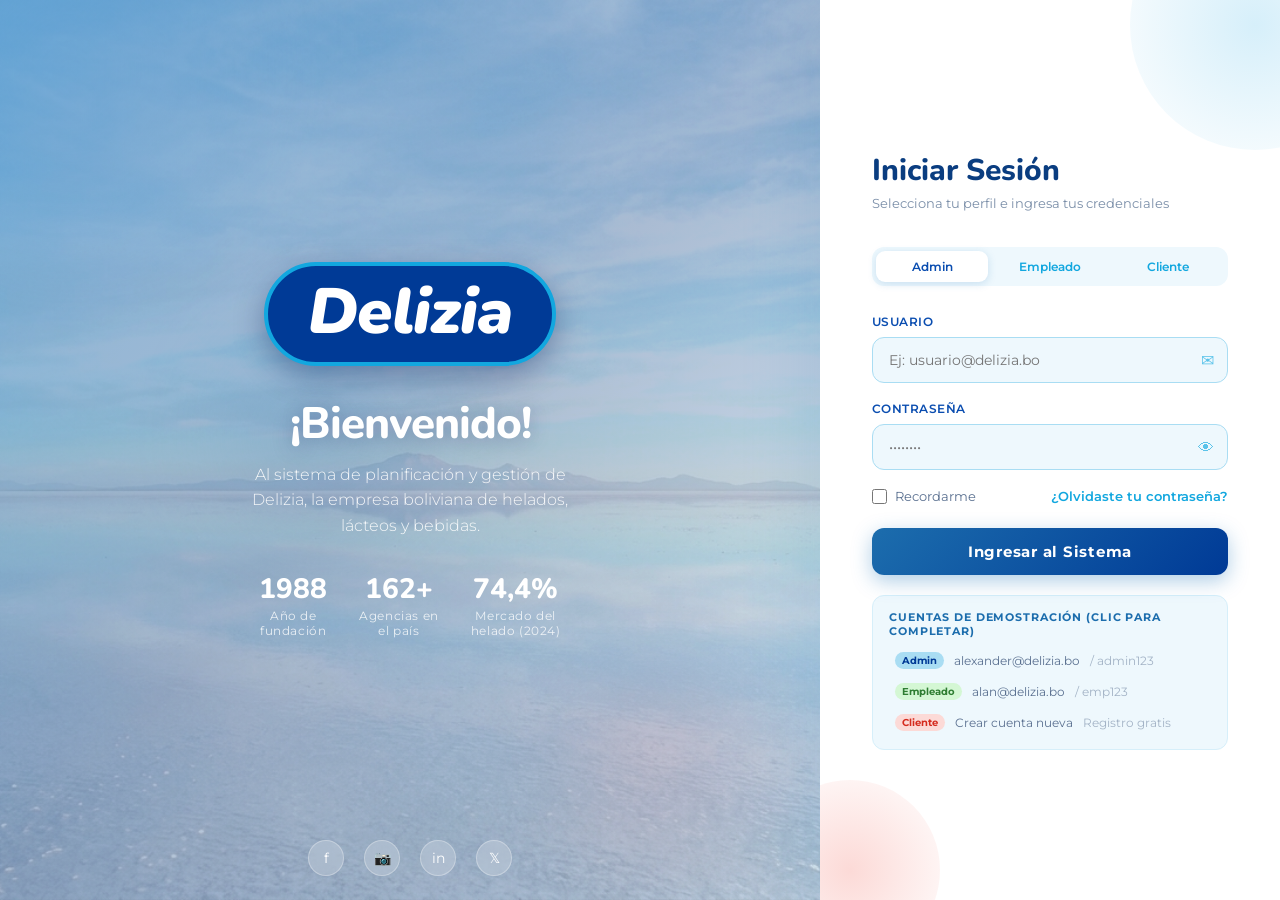
<file: index.html>
<!DOCTYPE html>
<html lang="es">
<head>
  <meta charset="UTF-8" />
  <meta name="viewport" content="width=device-width, initial-scale=1.0" />
  <title>Delizia — Sistema de Gestión</title>
  <meta name="description" content="Sistema de gestión empresarial Delizia Bolivia" />
  <link rel="preconnect" href="https://fonts.googleapis.com" />
  <link rel="preconnect" href="https://fonts.gstatic.com" crossorigin />
  <link href="https://fonts.googleapis.com/css2?family=Nunito:ital,wght@0,300;0,400;0,600;0,700;0,800;0,900;1,800;1,900&family=Montserrat:wght@300;400;500;600;700;800&display=swap" rel="stylesheet" />
  <link rel="stylesheet" href="style.css" />

  <!-- SVG Icon Sprite -->
  <svg xmlns="http://www.w3.org/2000/svg" style="display:none">
    <symbol id="ico-home"     viewBox="0 0 24 24"><path d="M3 9.5L12 3l9 6.5V21H15v-6H9v6H3V9.5z" stroke="currentColor" stroke-width="2" fill="none" stroke-linecap="round" stroke-linejoin="round"/></symbol>
    <symbol id="ico-info"     viewBox="0 0 24 24"><circle cx="12" cy="12" r="10" stroke="currentColor" stroke-width="2" fill="none"/><line x1="12" y1="8" x2="12" y2="12" stroke="currentColor" stroke-width="2"/><circle cx="12" cy="16" r="1" fill="currentColor"/></symbol>
    <symbol id="ico-admin"    viewBox="0 0 24 24"><path d="M12 2l3 6 7 1-5 5 1 7-6-3-6 3 1-7L2 9l7-1z" stroke="currentColor" stroke-width="2" fill="none" stroke-linejoin="round"/></symbol>
    <symbol id="ico-users"    viewBox="0 0 24 24"><path d="M17 21v-2a4 4 0 00-4-4H5a4 4 0 00-4 4v2" stroke="currentColor" stroke-width="2" fill="none"/><circle cx="9" cy="7" r="4" stroke="currentColor" stroke-width="2" fill="none"/><path d="M23 21v-2a4 4 0 00-3-3.87M16 3.13a4 4 0 010 7.75" stroke="currentColor" stroke-width="2" fill="none"/></symbol>
    <symbol id="ico-user"     viewBox="0 0 24 24"><path d="M20 21v-2a4 4 0 00-4-4H8a4 4 0 00-4 4v2" stroke="currentColor" stroke-width="2" fill="none"/><circle cx="12" cy="7" r="4" stroke="currentColor" stroke-width="2" fill="none"/></symbol>
    <symbol id="ico-supplier" viewBox="0 0 24 24"><rect x="2" y="7" width="20" height="14" rx="2" stroke="currentColor" stroke-width="2" fill="none"/><path d="M16 7V5a2 2 0 00-2-2h-4a2 2 0 00-2 2v2" stroke="currentColor" stroke-width="2" fill="none"/><line x1="12" y1="12" x2="12" y2="16" stroke="currentColor" stroke-width="2"/><line x1="10" y1="14" x2="14" y2="14" stroke="currentColor" stroke-width="2"/></symbol>
    <symbol id="ico-product"  viewBox="0 0 24 24"><path d="M21 16V8a2 2 0 00-1-1.73l-7-4a2 2 0 00-2 0l-7 4A2 2 0 002 8v8a2 2 0 001 1.73l7 4a2 2 0 002 0l7-4A2 2 0 0021 16z" stroke="currentColor" stroke-width="2" fill="none"/><polyline points="3.27 6.96 12 12.01 20.73 6.96" stroke="currentColor" stroke-width="2" fill="none"/><line x1="12" y1="22.08" x2="12" y2="12" stroke="currentColor" stroke-width="2"/></symbol>
    <symbol id="ico-category" viewBox="0 0 24 24"><rect x="3" y="3" width="7" height="7" rx="1" stroke="currentColor" stroke-width="2" fill="none"/><rect x="14" y="3" width="7" height="7" rx="1" stroke="currentColor" stroke-width="2" fill="none"/><rect x="3" y="14" width="7" height="7" rx="1" stroke="currentColor" stroke-width="2" fill="none"/><rect x="14" y="14" width="7" height="7" rx="1" stroke="currentColor" stroke-width="2" fill="none"/></symbol>
    <symbol id="ico-order"    viewBox="0 0 24 24"><path d="M6 2L3 6v14a2 2 0 002 2h14a2 2 0 002-2V6l-3-4z" stroke="currentColor" stroke-width="2" fill="none"/><line x1="3" y1="6" x2="21" y2="6" stroke="currentColor" stroke-width="2"/><path d="M16 10a4 4 0 01-8 0" stroke="currentColor" stroke-width="2" fill="none"/></symbol>
    <symbol id="ico-log"      viewBox="0 0 24 24"><path d="M14 2H6a2 2 0 00-2 2v16a2 2 0 002 2h12a2 2 0 002-2V8z" stroke="currentColor" stroke-width="2" fill="none"/><polyline points="14 2 14 8 20 8" stroke="currentColor" stroke-width="2" fill="none"/><line x1="16" y1="13" x2="8" y2="13" stroke="currentColor" stroke-width="2"/><line x1="16" y1="17" x2="8" y2="17" stroke="currentColor" stroke-width="2"/><line x1="10" y1="9" x2="8" y2="9" stroke="currentColor" stroke-width="2"/></symbol>
    <symbol id="ico-edit"     viewBox="0 0 24 24"><path d="M11 4H4a2 2 0 00-2 2v14a2 2 0 002 2h14a2 2 0 002-2v-7" stroke="currentColor" stroke-width="2" fill="none"/><path d="M18.5 2.5a2.121 2.121 0 013 3L12 15l-4 1 1-4 9.5-9.5z" stroke="currentColor" stroke-width="2" fill="none"/></symbol>
    <symbol id="ico-trash"    viewBox="0 0 24 24"><polyline points="3 6 5 6 21 6" stroke="currentColor" stroke-width="2" fill="none"/><path d="M19 6l-1 14a2 2 0 01-2 2H8a2 2 0 01-2-2L5 6" stroke="currentColor" stroke-width="2" fill="none"/><path d="M10 11v6M14 11v6" stroke="currentColor" stroke-width="2"/><path d="M9 6V4a1 1 0 011-1h4a1 1 0 011 1v2" stroke="currentColor" stroke-width="2" fill="none"/></symbol>
    <symbol id="ico-image"    viewBox="0 0 24 24"><rect x="3" y="3" width="18" height="18" rx="2" stroke="currentColor" stroke-width="2" fill="none"/><circle cx="8.5" cy="8.5" r="1.5" fill="currentColor"/><polyline points="21 15 16 10 5 21" stroke="currentColor" stroke-width="2" fill="none"/></symbol>
    <symbol id="ico-upload"   viewBox="0 0 24 24"><polyline points="16 16 12 12 8 16" stroke="currentColor" stroke-width="2" fill="none"/><line x1="12" y1="12" x2="12" y2="21" stroke="currentColor" stroke-width="2"/><path d="M20.39 18.39A5 5 0 0018 9h-1.26A8 8 0 103 16.3" stroke="currentColor" stroke-width="2" fill="none"/></symbol>
    <symbol id="ico-chart"    viewBox="0 0 24 24"><line x1="18" y1="20" x2="18" y2="10" stroke="currentColor" stroke-width="2"/><line x1="12" y1="20" x2="12" y2="4"  stroke="currentColor" stroke-width="2"/><line x1="6"  y1="20" x2="6"  y2="14" stroke="currentColor" stroke-width="2"/></symbol>
    <symbol id="ico-bell"     viewBox="0 0 24 24"><path d="M18 8A6 6 0 006 8c0 7-3 9-3 9h18s-3-2-3-9" stroke="currentColor" stroke-width="2" fill="none"/><path d="M13.73 21a2 2 0 01-3.46 0" stroke="currentColor" stroke-width="2" fill="none"/></symbol>
    <symbol id="ico-logout"   viewBox="0 0 24 24"><path d="M9 21H5a2 2 0 01-2-2V5a2 2 0 012-2h4" stroke="currentColor" stroke-width="2" fill="none"/><polyline points="16 17 21 12 16 7" stroke="currentColor" stroke-width="2" fill="none"/><line x1="21" y1="12" x2="9" y2="12" stroke="currentColor" stroke-width="2"/></symbol>
    <symbol id="ico-search"   viewBox="0 0 24 24"><circle cx="11" cy="11" r="8" stroke="currentColor" stroke-width="2" fill="none"/><line x1="21" y1="21" x2="16.65" y2="16.65" stroke="currentColor" stroke-width="2"/></symbol>
    <symbol id="ico-cow"      viewBox="0 0 24 24"><ellipse cx="12" cy="14" rx="8" ry="6" stroke="currentColor" stroke-width="2" fill="none"/><circle cx="9"  cy="10" r="1.5" fill="currentColor"/><circle cx="15" cy="10" r="1.5" fill="currentColor"/><path d="M7 8C7 6 6 4 4 4M17 8C17 6 18 4 20 4" stroke="currentColor" stroke-width="2" fill="none" stroke-linecap="round"/><path d="M9 17c1 1 5 1 6 0" stroke="currentColor" stroke-width="2" fill="none" stroke-linecap="round"/></symbol>
    <symbol id="ico-plus"     viewBox="0 0 24 24"><line x1="12" y1="5" x2="12" y2="19" stroke="currentColor" stroke-width="2"/><line x1="5" y1="12" x2="19" y2="12" stroke="currentColor" stroke-width="2"/></symbol>
    <symbol id="ico-profile"  viewBox="0 0 24 24"><path d="M20 21v-2a4 4 0 00-4-4H8a4 4 0 00-4 4v2" stroke="currentColor" stroke-width="2" fill="none"/><circle cx="12" cy="7" r="4" stroke="currentColor" stroke-width="2" fill="none"/></symbol>
    <symbol id="ico-tree"     viewBox="0 0 24 24"><rect x="2" y="9" width="6" height="6" rx="1" stroke="currentColor" stroke-width="2" fill="none"/><path d="M8 12h3M11 5v14M11 5h4M11 12h4M11 19h4" stroke="currentColor" stroke-width="2" fill="none"/><circle cx="18" cy="5" r="2.5" stroke="currentColor" stroke-width="2" fill="none"/><circle cx="18" cy="12" r="2.5" stroke="currentColor" stroke-width="2" fill="none"/><circle cx="18" cy="19" r="2.5" stroke="currentColor" stroke-width="2" fill="none"/></symbol>
    <symbol id="ico-lock"     viewBox="0 0 24 24"><rect x="3" y="11" width="18" height="11" rx="2" stroke="currentColor" stroke-width="2" fill="none"/><path d="M7 11V7a5 5 0 0110 0v4" stroke="currentColor" stroke-width="2" fill="none"/></symbol>
  </svg>
</head>
<body>

  <!-- ░░ SIDEBAR ░░ -->
  <aside class="sidebar" id="sidebar">
    <div class="sidebar-logo">
      <div class="brand-word">Delizia</div>
      <span class="logo-tagline">Planificación y Gestión</span>
    </div>

    <div class="sidebar-user" id="sidebarUser">
      <div class="su-avatar" id="suAvatar">A</div>
      <div class="su-info">
        <span class="su-name" id="suName">Cargando...</span>
        <span class="su-role" id="suRole">—</span>
      </div>
      <div class="su-dot"></div>
    </div>

    <!-- NAV ADMIN -->
    <nav class="sidebar-nav" id="navAdmin">
      <span class="nav-label">Principal</span>
      <a href="#" class="nav-item active" data-section="dashboard">
        <svg class="nav-icon"><use href="#ico-home"/></svg><span>Dashboard</span>
      </a>
      <a href="#" class="nav-item" data-section="nosotros">
        <svg class="nav-icon"><use href="#ico-cow"/></svg><span>Sobre Delizia</span>
      </a>
      <a href="#" class="nav-item" data-section="bitacora">
        <svg class="nav-icon"><use href="#ico-log"/></svg><span>Bitácora</span>
      </a>
      <a href="#" class="nav-item" data-section="reportes">
        <svg class="nav-icon"><use href="#ico-chart"/></svg><span>Informes</span>
      </a>

      <span class="nav-label">Producción</span>
      <a href="#" class="nav-item" data-section="planificacion">
        <svg class="nav-icon"><use href="#ico-tree"/></svg><span>Planificación (VME)</span>
      </a>

      <span class="nav-label">Gestión</span>
      <a href="#" class="nav-item" data-section="administrador">
        <svg class="nav-icon"><use href="#ico-admin"/></svg><span>Administradores</span>
      </a>
      <a href="#" class="nav-item" data-section="empleados">
        <svg class="nav-icon"><use href="#ico-users"/></svg><span>Empleados</span>
      </a>
      <a href="#" class="nav-item" data-section="clientes">
        <svg class="nav-icon"><use href="#ico-user"/></svg><span>Clientes</span>
      </a>
      <a href="#" class="nav-item" data-section="proveedores">
        <svg class="nav-icon"><use href="#ico-supplier"/></svg><span>Proveedores</span>
      </a>

      <span class="nav-label">Catálogos</span>
      <a href="#" class="nav-item" data-section="productos">
        <svg class="nav-icon"><use href="#ico-product"/></svg><span>Productos</span>
      </a>
      <a href="#" class="nav-item" data-section="categorias">
        <svg class="nav-icon"><use href="#ico-category"/></svg><span>Categorías</span>
      </a>
      <a href="#" class="nav-item" data-section="pedidos">
        <svg class="nav-icon"><use href="#ico-order"/></svg><span>Pedidos</span>
      </a>
    </nav>

    <!-- NAV EMPLEADO -->
    <nav class="sidebar-nav" id="navEmpleado" style="display:none">
      <span class="nav-label">Mi Panel</span>
      <a href="#" class="nav-item active" data-section="emp-dashboard">
        <svg class="nav-icon"><use href="#ico-home"/></svg><span>Inicio</span>
      </a>
      <a href="#" class="nav-item" data-section="planificacion">
        <svg class="nav-icon"><use href="#ico-tree"/></svg><span>Planificación (VME)</span>
      </a>
      <a href="#" class="nav-item" data-section="emp-pedidos">
        <svg class="nav-icon"><use href="#ico-order"/></svg><span>Pedidos</span>
      </a>
      <a href="#" class="nav-item" data-section="emp-productos">
        <svg class="nav-icon"><use href="#ico-product"/></svg><span>Catálogo</span>
      </a>
      <a href="#" class="nav-item" data-section="emp-clientes">
        <svg class="nav-icon"><use href="#ico-users"/></svg><span>Clientes</span>
      </a>
      <a href="#" class="nav-item" data-section="emp-perfil">
        <svg class="nav-icon"><use href="#ico-profile"/></svg><span>Mi Perfil</span>
      </a>
    </nav>

    <!-- NAV CLIENTE -->
    <nav class="sidebar-nav" id="navCliente" style="display:none">
      <span class="nav-label">Mi Cuenta</span>
      <a href="#" class="nav-item active" data-section="cli-inicio">
        <svg class="nav-icon"><use href="#ico-home"/></svg><span>Inicio</span>
      </a>
      <a href="#" class="nav-item" data-section="cli-catalogo">
        <svg class="nav-icon"><use href="#ico-product"/></svg><span>Catálogo</span>
      </a>
      <a href="#" class="nav-item" data-section="cli-mispedidos">
        <svg class="nav-icon"><use href="#ico-order"/></svg><span>Mis Pedidos</span>
      </a>
      <a href="#" class="nav-item" data-section="cli-perfil">
        <svg class="nav-icon"><use href="#ico-profile"/></svg><span>Mi Perfil</span>
      </a>
    </nav>

    <div class="sidebar-footer">
      <button class="btn-logout" onclick="logout()">
        <svg width="16" height="16"><use href="#ico-logout"/></svg>
        Cerrar sesión
      </button>
    </div>
  </aside>

  <!-- ░░ MAIN CONTENT ░░ -->
  <main class="main-content">
    <header class="topbar">
      <div class="topbar-left">
        <button class="menu-toggle" id="menuToggle">
          <svg width="20" height="20" viewBox="0 0 24 24" fill="none" stroke="currentColor" stroke-width="2"><line x1="3" y1="6" x2="21" y2="6"/><line x1="3" y1="12" x2="21" y2="12"/><line x1="3" y1="18" x2="21" y2="18"/></svg>
        </button>
        <div class="breadcrumb" id="breadcrumb">Delizia <span>/ Dashboard</span></div>
      </div>
      <div class="topbar-right">
        <div class="search-bar">
          <svg width="16" height="16" class="search-icon"><use href="#ico-search"/></svg>
          <input type="text" placeholder="Buscar..." id="searchInput" />
        </div>
        <div class="notif-bell" id="notifBell">
          <svg width="18" height="18"><use href="#ico-bell"/></svg>
          <span class="notif-dot"></span>
        </div>
        <span class="role-badge-top" id="topRoleBadge"></span>
      </div>
    </header>

    <!-- ═══════ ADMIN DASHBOARD ═══════ -->
    <section class="section active" id="section-dashboard">
      <div class="hero-banner">
        <div class="hero-text">
          <p class="hero-eyebrow">Panel de Control</p>
          <h1>Delizia<br /><em>Bolivia</em></h1>
          <p class="hero-desc">Helados, lácteos y bebidas hechos en Bolivia desde 1988. Planifique la producción del mes con el Valor Monetario Esperado.</p>
          <a href="#" class="hero-btn" onclick="navigate('planificacion'); return false;">Planificar producción</a>
        </div>
        <div class="hero-orbs">
          <div class="orb orb-1"></div><div class="orb orb-2"></div><div class="orb orb-3"></div>
        </div>
      </div>
      <div class="kpi-grid">
        <div class="kpi-card kpi-blue">
          <div class="kpi-icon-wrap kpi-ic-blue"><svg width="22" height="22"><use href="#ico-user"/></svg></div>
          <div class="kpi-data"><span class="kpi-value" id="kpiClientes">0</span><span class="kpi-label">Clientes activos</span></div>
          <div class="kpi-trend">+12%</div>
        </div>
        <div class="kpi-card kpi-red">
          <div class="kpi-icon-wrap kpi-ic-red"><svg width="22" height="22"><use href="#ico-product"/></svg></div>
          <div class="kpi-data"><span class="kpi-value" id="kpiProductos">0</span><span class="kpi-label">Productos</span></div>
          <div class="kpi-trend">+5%</div>
        </div>
        <div class="kpi-card kpi-cyan">
          <div class="kpi-icon-wrap kpi-ic-cyan"><svg width="22" height="22"><use href="#ico-supplier"/></svg></div>
          <div class="kpi-data"><span class="kpi-value" id="kpiProveedores">0</span><span class="kpi-label">Proveedores</span></div>
          <div class="kpi-trend">Estable</div>
        </div>
        <div class="kpi-card kpi-green">
          <div class="kpi-icon-wrap kpi-ic-green"><svg width="22" height="22"><use href="#ico-order"/></svg></div>
          <div class="kpi-data"><span class="kpi-value" id="kpiPedidos">0</span><span class="kpi-label">Pedidos activos</span></div>
          <div class="kpi-trend">+23%</div>
        </div>
      </div>
      <div class="dashboard-grid">
        <div class="glass-card">
          <div class="card-header"><h2 class="card-title">Actividad Reciente</h2><span class="card-badge">Hoy</span></div>
          <div class="activity-list" id="activityList"></div>
        </div>
        <div class="glass-card">
          <div class="card-header"><h2 class="card-title">Acciones Rápidas</h2></div>
          <div class="quick-actions">
            <button class="qa-btn qa-blue"  onclick="navigate('clientes')"><div class="qa-icon"><svg width="14" height="14"><use href="#ico-plus"/></svg></div><span>Nuevo Cliente</span></button>
            <button class="qa-btn qa-red"   onclick="navigate('productos')"><div class="qa-icon"><svg width="14" height="14"><use href="#ico-plus"/></svg></div><span>Añadir Producto</span></button>
            <button class="qa-btn qa-cyan"  onclick="navigate('pedidos')"><div class="qa-icon"><svg width="14" height="14"><use href="#ico-plus"/></svg></div><span>Nuevo Pedido</span></button>
            <button class="qa-btn qa-green" onclick="navigate('proveedores')"><div class="qa-icon"><svg width="14" height="14"><use href="#ico-plus"/></svg></div><span>Proveedor</span></button>
            <button class="qa-btn qa-blue"  onclick="navigate('empleados')"><div class="qa-icon"><svg width="14" height="14"><use href="#ico-plus"/></svg></div><span>Empleado</span></button>
            <button class="qa-btn qa-red"   onclick="navigate('bitacora')"><div class="qa-icon"><svg width="14" height="14"><use href="#ico-log"/></svg></div><span>Bitácora</span></button>
          </div>
        </div>
        <div class="glass-card chart-card">
          <div class="card-header"><h2 class="card-title">Ventas mensuales (Bs.)</h2><span class="card-badge">2025</span></div>
          <div class="bar-chart"><div class="bar-group">
            <div class="bar" style="--h:55%;--c:var(--blue-300)"><span class="bar-label">Ene</span></div>
            <div class="bar" style="--h:70%;--c:var(--blue-400)"><span class="bar-label">Feb</span></div>
            <div class="bar" style="--h:62%;--c:var(--cyan-300)"><span class="bar-label">Mar</span></div>
            <div class="bar" style="--h:80%;--c:var(--blue-500)"><span class="bar-label">Abr</span></div>
            <div class="bar" style="--h:75%;--c:var(--red-300)"><span class="bar-label">May</span></div>
            <div class="bar" style="--h:90%;--c:var(--blue-400)"><span class="bar-label">Jun</span></div>
            <div class="bar" style="--h:85%;--c:var(--cyan-300)"><span class="bar-label">Jul</span></div>
            <div class="bar" style="--h:95%;--c:var(--blue-500)"><span class="bar-label">Ago</span></div>
          </div></div>
        </div>
      </div>
    </section>

    <!-- ═══════ SOBRE DELIZIA ═══════ -->
    <section class="section" id="section-nosotros">
      <div class="page-title"><h2>Sobre <em>Delizia</em></h2><p>Empresa boliviana de helados, lácteos y bebidas</p></div>
      <div class="about-hero">
        <div class="about-logo-wrap"><div class="brand-word brand-word-lg">Delizia</div></div>
        <div class="about-text">
          <h3>Sabor boliviano desde 1988</h3>
          <p><strong>Delizia</strong> nació en 1988 en un garaje de Miraflores (La Paz), con cinco personas, dos máquinas y el primer helado artesanal de litro. Hoy elabora <strong>helados, lácteos y bebidas</strong> en su planta industrial de <strong>El Alto</strong>, inaugurada en 2001.</p>
          <p>Su producto llega al consumidor a través de una red de más de <strong>162 agencias</strong> y de microemprendedores en todo el país.</p>
          <div class="about-tags">
            <span class="tag tag-blue">Helados</span>
            <span class="tag tag-blue">Lácteos</span>
            <span class="tag tag-blue">Bebidas</span>
            <span class="tag tag-blue">Hecho en Bolivia</span>
          </div>
        </div>
      </div>
      <div class="pillars-grid">
        <div class="pillar-card"><div class="pillar-icon-svg"><svg width="32" height="32"><use href="#ico-admin"/></svg></div><h4>1988 · Inicio</h4><p>Nace en Miraflores (La Paz) con el primer helado artesanal de litro. En 1994 inicia la línea de yogurt.</p></div>
        <div class="pillar-card"><div class="pillar-icon-svg"><svg width="32" height="32"><use href="#ico-product"/></svg></div><h4>2001 · Planta El Alto</h4><p>Se inaugura la planta industrial en El Alto, dedicada a helados, bebidas y lácteos.</p></div>
        <div class="pillar-card"><div class="pillar-icon-svg"><svg width="32" height="32"><use href="#ico-users"/></svg></div><h4>Agencias</h4><p>Desde 2010 el modelo de agencias Delizia crece hasta superar las 162 agencias operativas.</p></div>
        <div class="pillar-card"><div class="pillar-icon-svg"><svg width="32" height="32"><use href="#ico-chart"/></svg></div><h4>2024 · Liderazgo</h4><p>Cierra el año con el 74,4 % del mercado del helado en Bolivia.</p></div>
      </div>
      <p class="plan-note" style="margin-top:14px">Fuente: delizia.bo, sección Nuestra Historia.</p>
    </section>

    <!-- ═══════ PLANIFICACIÓN DE LA PRODUCCIÓN (VME) ═══════ -->
    <section class="section" id="section-planificacion">
      <div class="page-title"><h2>Planificación de la <em>producción</em></h2><p>Árbol de decisión con el criterio del Valor Monetario Esperado (VME)</p></div>

      <div class="plan-steps">
        <span class="plan-step">1 · Datos del mes</span>
        <span class="plan-step">2 · Validación</span>
        <span class="plan-step">3 · Lotes y cámara fría</span>
        <span class="plan-step">4 · VME</span>
        <span class="plan-step">5 · Orden de producción</span>
      </div>

      <div class="plan-stack">
        <div class="glass-card">
          <div class="card-header"><h2 class="card-title">Datos del mes a planificar</h2><span class="card-badge">Entrada</span></div>
          <div class="plan-grid">
            <div class="form-group span-2"><label>Producto</label><select id="plProducto" onchange="planProductoCambiado()"></select></div>
            <div class="form-group"><label>Mes a planificar</label><input type="month" id="plMes" /></div>
            <div class="form-group"><label>Clima esperado</label>
              <select id="plClima" onchange="planClimaCambiado()"><option>Cálido</option><option selected>Templado</option><option>Frío</option></select>
            </div>

            <span class="plan-sub">Ventas del mismo mes en años anteriores (unidades)</span>
            <div class="form-group"><label>Hace 3 años</label><input type="number" id="plHist1" min="0" /></div>
            <div class="form-group"><label>Hace 2 años</label><input type="number" id="plHist2" min="0" /></div>
            <div class="form-group"><label>Año pasado</label><input type="number" id="plHist3" min="0" /></div>
            <div class="form-group"><label>Ajuste por clima (%)</label><input type="number" id="plAjuste" /></div>

            <span class="plan-sub">Costos, precio y producto</span>
            <div class="form-group"><label>Precio de venta (Bs/u)</label><input type="number" id="plPrecio" min="0" step="0.01" /></div>
            <div class="form-group"><label>Costo de producción (Bs/u)</label><input type="number" id="plCosto" min="0" step="0.01" /></div>
            <div class="form-group"><label>Vida útil (días)</label><input type="number" id="plVida" min="0" /></div>
            <div class="form-group"><label>Recuperación sobrante (Bs/u)</label><input type="number" id="plRescate" min="0" step="0.01" /></div>

            <span class="plan-sub">Escenarios de demanda y capacidad</span>
            <div class="form-group"><label>Prob. demanda alta (%)</label><input type="number" id="plPAlta" min="0" /></div>
            <div class="form-group"><label>Prob. demanda media (%)</label><input type="number" id="plPMedia" min="0" /></div>
            <div class="form-group"><label>Prob. demanda baja (%)</label><input type="number" id="plPBaja" min="0" /></div>
            <div class="form-group"><label>Variación entre escenarios (%)</label><input type="number" id="plVariacion" min="0" /></div>
            <div class="form-group span-2"><label>Capacidad disponible de cámara fría (unidades)</label><input type="number" id="plCapacidad" min="0" /></div>
            <div class="form-group span-2"><label>Unidades por lote</label><input type="number" id="plLote" min="1" /></div>
          </div>
          <div id="planAvisos"></div>
          <div class="plan-actions">
            <button class="btn-primary" onclick="calcularPlan()">Calcular VME</button>
            <button class="btn-secondary" onclick="cargarEjemploPlan()">Cargar datos de ejemplo</button>
            <button class="btn-secondary" onclick="limpiarPlan()">Limpiar</button>
          </div>
        </div>

        <div id="planResultado" style="display:none">
          <div class="plan-two">
            <div class="glass-card">
              <div class="card-header"><h2 class="card-title">Demanda estimada</h2><span class="card-badge">Escenarios</span></div>
              <div id="planDemanda"></div>
            </div>
            <div class="glass-card">
              <div class="card-header"><h2 class="card-title">Lotes alternativos</h2><span class="card-badge">Cámara fría</span></div>
              <div id="planLotes"></div>
            </div>
          </div>
          <div class="glass-card">
            <div class="card-header"><h2 class="card-title">Matriz de ganancias y VME</h2><span class="card-badge">Bs</span></div>
            <div class="table-wrapper" id="planMatriz"></div>
          </div>
          <div class="plan-two plan-two-wide">
            <div class="glass-card">
              <div class="card-header"><h2 class="card-title">Árbol de decisión</h2><span class="card-badge">VME</span></div>
              <div class="tree-wrap" id="planArbol"></div>
            </div>
            <div class="decision-box" id="planDecision"></div>
          </div>
        </div>

        <div class="glass-card">
          <div class="card-header"><h2 class="card-title">Órdenes de producción y cierre del mes</h2><span class="card-badge">Historial</span></div>
          <div class="table-wrapper">
            <table class="data-table plan-hist">
              <thead><tr><th>Orden</th><th>Mes</th><th>Producto</th><th>Lote</th><th>VME</th><th>Estado</th><th>Ventas reales</th><th>Merma</th><th>Ganancia</th></tr></thead>
              <tbody id="tbl-planes"></tbody>
            </table>
          </div>
        </div>
      </div>
    </section>

    <!-- ═══════ REPORTES ═══════ -->
    <section class="section" id="section-reportes">
      <div class="page-title"><h2>Informes y <em>Reportes</em></h2><p>Diagnóstico completo del sistema Delizia</p></div>
      <div id="reportContainer"></div>
    </section>

    <!-- ═══════ BITÁCORA ═══════ -->
    <section class="section" id="section-bitacora">
      <div class="page-title"><h2>Bitácora de <em>Actividad</em></h2><p>Registro de cambios y eventos del sistema</p></div>
      <!-- Filtros bitácora -->
      <div class="table-toolbar">
        <select class="tb-select" id="filtroBitacora" onchange="renderBitacora()">
          <option value="">Todos los eventos</option>
          <option value="producto">Productos</option>
          <option value="cliente">Clientes</option>
          <option value="pedido">Pedidos</option>
          <option value="empleado">Empleados</option>
          <option value="proveedor">Proveedores</option>
          <option value="planificacion">Planificación</option>
        </select>
        <button class="btn-danger" onclick="limpiarBitacora()">Limpiar bitácora</button>
      </div>
      <!-- Timeline -->
      <div class="bitacora-timeline" id="bitacoraTimeline"></div>
    </section>

    <!-- ═══════ ADMINISTRADORES ═══════ -->
    <section class="section" id="section-administrador">
      <div class="page-title"><h2>Administradores</h2><p>Usuarios con acceso total al sistema</p></div>
      <div class="table-toolbar">
        <input type="text" class="tb-search" placeholder="Buscar administrador..." data-target="tbl-admins" />
        <button class="btn-primary" onclick="openModal('modalAdmin')">+ Nuevo Admin</button>
      </div>
      <div class="table-wrapper">
        <table class="data-table">
          <thead><tr><th>#</th><th>Nombre</th><th>Usuario / Correo</th><th>Rol</th><th>Estado</th><th>Acciones</th></tr></thead>
          <tbody id="tbl-admins"></tbody>
        </table>
      </div>
    </section>

    <!-- ═══════ EMPLEADOS ═══════ -->
    <section class="section" id="section-empleados">
      <div class="page-title"><h2>Empleados</h2><p>Equipo de trabajo de Delizia</p></div>
      <div class="table-toolbar">
        <input type="text" class="tb-search" placeholder="Buscar empleado..." data-target="cards-empleados" />
        <select class="tb-select" id="filtroDepto" onchange="renderEmpleados()">
          <option value="">Todos los departamentos</option>
          <option>Producción</option><option>Ventas</option><option>Logística</option><option>Administración</option><option>Marketing</option>
        </select>
        <button class="btn-primary" onclick="openModal('modalEmpleado')">+ Nuevo Empleado</button>
      </div>
      <div class="cards-grid" id="cards-empleados"></div>
    </section>

    <!-- ═══════ CLIENTES ═══════ -->
    <section class="section" id="section-clientes">
      <div class="page-title"><h2>Clientes</h2><p>Base de clientes registrados</p></div>
      <div class="table-toolbar">
        <input type="text" class="tb-search" placeholder="Buscar cliente..." data-target="tbl-clientes" />
        <select class="tb-select" id="filtroTipoCliente" onchange="renderClientes()">
          <option value="">Todos</option><option>Premium</option><option>Mayorista</option><option>Regular</option>
        </select>
        <button class="btn-primary" onclick="openModal('modalCliente')">+ Nuevo Cliente</button>
      </div>
      <div class="table-wrapper">
        <table class="data-table">
          <thead><tr><th>#</th><th>Cliente</th><th>Correo</th><th>Teléfono</th><th>Ciudad</th><th>Tipo</th><th>Compras</th><th>Estado</th><th>Acciones</th></tr></thead>
          <tbody id="tbl-clientes"></tbody>
        </table>
      </div>
    </section>

    <!-- ═══════ PROVEEDORES ═══════ -->
    <section class="section" id="section-proveedores">
      <div class="page-title"><h2>Proveedores</h2><p>Red de abastecimiento de Delizia</p></div>
      <div class="table-toolbar">
        <input type="text" class="tb-search" placeholder="Buscar proveedor..." data-target="cards-proveedores" />
        <button class="btn-primary" onclick="openModal('modalProveedor')">+ Nuevo Proveedor</button>
      </div>
      <div class="cards-grid" id="cards-proveedores"></div>
    </section>

    <!-- ═══════ PRODUCTOS ═══════ -->
    <section class="section" id="section-productos">
      <div class="page-title"><h2>Productos</h2><p>Catálogo completo Delizia — el admin puede editar fotos</p></div>
      <div class="table-toolbar">
        <input type="text" class="tb-search" placeholder="Buscar producto..." data-target="grid-productos" />
        <select class="tb-select" id="filtroCatProd" onchange="renderProductos('grid-productos')">
          <option value="">Todas las categorías</option>
          <option>Helados</option><option>Lácteos</option><option>Bebidas</option>
        </select>
        <button class="btn-primary" onclick="openModal('modalProducto')">+ Nuevo Producto</button>
      </div>
      <div class="product-grid" id="grid-productos"></div>
    </section>

    <!-- ═══════ CATEGORIAS ═══════ -->
    <section class="section" id="section-categorias">
      <div class="page-title"><h2>Categorías</h2><p>Organización del catálogo</p></div>
      <div class="table-toolbar">
        <input type="text" class="tb-search" placeholder="Buscar categoría..." />
        <button class="btn-primary" onclick="openModal('modalCategoria')">+ Nueva Categoría</button>
      </div>
      <div class="cat-grid" id="grid-categorias"></div>
    </section>

    <!-- ═══════ PEDIDOS ═══════ -->
    <section class="section" id="section-pedidos">
      <div class="page-title"><h2>Pedidos</h2><p>Gestión y seguimiento de órdenes</p></div>
      <div class="table-toolbar">
        <input type="text" class="tb-search" placeholder="Buscar pedido..." data-target="tbl-pedidos" />
        <select class="tb-select" id="filtroEstadoPedido" onchange="renderPedidos('tbl-pedidos')">
          <option value="">Todos los estados</option>
          <option>Pendiente</option><option>En proceso</option><option>Enviado</option><option>Entregado</option>
        </select>
        <button class="btn-primary" onclick="openModal('modalPedido')">+ Nuevo Pedido</button>
      </div>
      <div class="table-wrapper">
        <table class="data-table">
          <thead><tr><th>Orden</th><th>Cliente</th><th>Fecha</th><th>Productos</th><th>Total</th><th>Estado</th><th>Acciones</th></tr></thead>
          <tbody id="tbl-pedidos"></tbody>
        </table>
      </div>
    </section>

    <!-- ═══════ EMPLEADO DASHBOARD ═══════ -->
    <section class="section" id="section-emp-dashboard">
      <div class="hero-banner">
        <div class="hero-text">
          <p class="hero-eyebrow">Panel del Empleado</p>
          <h1>Buen trabajo,<br/><em id="empHeroName">Empleado</em></h1>
          <p class="hero-desc">Gestiona pedidos, consulta el catálogo y atiende a los clientes de Delizia.</p>
        </div>
        <div class="hero-orbs"><div class="orb orb-1"></div><div class="orb orb-2"></div><div class="orb orb-3"></div></div>
      </div>
      <div class="kpi-grid">
        <div class="kpi-card kpi-blue"><div class="kpi-icon-wrap kpi-ic-blue"><svg width="22" height="22"><use href="#ico-order"/></svg></div><div class="kpi-data"><span class="kpi-value" id="empKpiPedidos">0</span><span class="kpi-label">Pedidos activos</span></div><div class="kpi-trend">Hoy</div></div>
        <div class="kpi-card kpi-red"><div class="kpi-icon-wrap kpi-ic-red"><svg width="22" height="22"><use href="#ico-product"/></svg></div><div class="kpi-data"><span class="kpi-value" id="empKpiProd">0</span><span class="kpi-label">Productos disponibles</span></div><div class="kpi-trend">Catálogo</div></div>
        <div class="kpi-card kpi-cyan"><div class="kpi-icon-wrap kpi-ic-cyan"><svg width="22" height="22"><use href="#ico-users"/></svg></div><div class="kpi-data"><span class="kpi-value" id="empKpiCli">0</span><span class="kpi-label">Clientes registrados</span></div><div class="kpi-trend">Total</div></div>
        <div class="kpi-card kpi-green"><div class="kpi-icon-wrap kpi-ic-green"><svg width="22" height="22"><use href="#ico-chart"/></svg></div><div class="kpi-data"><span class="kpi-value" id="empKpiEntr">0</span><span class="kpi-label">Pedidos entregados</span></div><div class="kpi-trend">Este mes</div></div>
      </div>
      <div class="dashboard-grid">
        <div class="glass-card"><div class="card-header"><h2 class="card-title">Pedidos Recientes</h2></div><div class="activity-list" id="empActivityList"></div></div>
        <div class="glass-card"><div class="card-header"><h2 class="card-title">Acciones</h2></div>
          <div class="quick-actions">
            <button class="qa-btn qa-blue" onclick="navigate('emp-pedidos')"><div class="qa-icon"><svg width="14" height="14"><use href="#ico-order"/></svg></div><span>Ver Pedidos</span></button>
            <button class="qa-btn qa-red"  onclick="navigate('emp-productos')"><div class="qa-icon"><svg width="14" height="14"><use href="#ico-product"/></svg></div><span>Catálogo</span></button>
            <button class="qa-btn qa-cyan" onclick="navigate('emp-clientes')"><div class="qa-icon"><svg width="14" height="14"><use href="#ico-users"/></svg></div><span>Clientes</span></button>
            <button class="qa-btn qa-green" onclick="navigate('emp-perfil')"><div class="qa-icon"><svg width="14" height="14"><use href="#ico-profile"/></svg></div><span>Mi Perfil</span></button>
          </div>
        </div>
      </div>
    </section>

    <!-- EMPLEADO — PEDIDOS -->
    <section class="section" id="section-emp-pedidos">
      <div class="page-title"><h2>Pedidos</h2><p>Gestiona los pedidos de clientes</p></div>
      <div class="table-toolbar">
        <input type="text" class="tb-search" placeholder="Buscar pedido..." data-target="tbl-emp-pedidos" />
        <select class="tb-select" id="filtroEmpPedido" onchange="renderPedidos('tbl-emp-pedidos')">
          <option value="">Todos</option><option>Pendiente</option><option>En proceso</option><option>Enviado</option><option>Entregado</option>
        </select>
      </div>
      <div class="table-wrapper">
        <table class="data-table">
          <thead><tr><th>Orden</th><th>Cliente</th><th>Fecha</th><th>Productos</th><th>Total</th><th>Estado</th><th>Actualizar</th></tr></thead>
          <tbody id="tbl-emp-pedidos"></tbody>
        </table>
      </div>
    </section>

    <!-- EMPLEADO — PRODUCTOS -->
    <section class="section" id="section-emp-productos">
      <div class="page-title"><h2>Catálogo</h2><p>Productos disponibles Delizia</p></div>
      <div class="table-toolbar">
        <input type="text" class="tb-search" placeholder="Buscar producto..." data-target="grid-emp-productos" />
        <select class="tb-select" id="filtroEmpCat" onchange="renderProductos('grid-emp-productos')">
          <option value="">Todas las categorías</option>
          <option>Helados</option><option>Lácteos</option><option>Bebidas</option>
        </select>
      </div>
      <div class="product-grid" id="grid-emp-productos"></div>
    </section>

    <!-- EMPLEADO — CLIENTES -->
    <section class="section" id="section-emp-clientes">
      <div class="page-title"><h2>Clientes</h2><p>Listado de clientes registrados</p></div>
      <div class="table-toolbar">
        <input type="text" class="tb-search" placeholder="Buscar cliente..." data-target="tbl-emp-clientes" />
      </div>
      <div class="table-wrapper">
        <table class="data-table">
          <thead><tr><th>#</th><th>Cliente</th><th>Correo</th><th>Teléfono</th><th>Ciudad</th><th>Tipo</th><th>Estado</th></tr></thead>
          <tbody id="tbl-emp-clientes"></tbody>
        </table>
      </div>
    </section>

    <!-- EMPLEADO — PERFIL -->
    <section class="section" id="section-emp-perfil">
      <div class="page-title"><h2>Mi Perfil</h2><p>Información de tu cuenta</p></div>
      <div class="profile-card" id="empPerfilCard"></div>
      <div class="glass-card" style="max-width:480px;margin-top:20px">
        <div class="card-header"><h2 class="card-title">Cambiar contraseña</h2></div>
        <div style="display:flex;flex-direction:column;gap:14px;padding-top:4px">
          <div class="form-group"><label>Contraseña actual</label><div class="input-wrap-simple"><input type="password" id="passActual" placeholder="••••••••" /></div></div>
          <div class="form-group"><label>Nueva contraseña</label><div class="input-wrap-simple"><input type="password" id="passNueva" placeholder="••••••••" /></div></div>
          <div class="form-group"><label>Confirmar contraseña</label><div class="input-wrap-simple"><input type="password" id="passConfirm" placeholder="••••••••" /></div></div>
          <button class="btn-primary" onclick="cambiarPassword()">Guardar cambios</button>
        </div>
      </div>
    </section>

    <!-- ═══════ CLIENTE INICIO ═══════ -->
    <section class="section" id="section-cli-inicio">
      <div class="hero-banner">
        <div class="hero-text">
          <p class="hero-eyebrow">Mi Portal Delizia</p>
          <h1>Hola,<br/><em id="cliHeroName">Cliente</em></h1>
          <p class="hero-desc">Explora nuestros productos lácteos frescos y realiza tus pedidos fácilmente.</p>
          <a href="#" class="hero-btn" onclick="navigate('cli-catalogo'); return false;">Ver Catálogo</a>
        </div>
        <div class="hero-orbs"><div class="orb orb-1"></div><div class="orb orb-2"></div><div class="orb orb-3"></div></div>
      </div>
      <div class="kpi-grid">
        <div class="kpi-card kpi-blue"><div class="kpi-icon-wrap kpi-ic-blue"><svg width="22" height="22"><use href="#ico-order"/></svg></div><div class="kpi-data"><span class="kpi-value" id="cliKpiPedidos">0</span><span class="kpi-label">Mis pedidos</span></div><div class="kpi-trend">Total</div></div>
        <div class="kpi-card kpi-red"><div class="kpi-icon-wrap kpi-ic-red"><svg width="22" height="22"><use href="#ico-chart"/></svg></div><div class="kpi-data"><span class="kpi-value" id="cliKpiGasto">0</span><span class="kpi-label">Bs. gastados</span></div><div class="kpi-trend">Acumulado</div></div>
        <div class="kpi-card kpi-cyan"><div class="kpi-icon-wrap kpi-ic-cyan"><svg width="22" height="22"><use href="#ico-product"/></svg></div><div class="kpi-data"><span class="kpi-value" id="cliKpiEntr">0</span><span class="kpi-label">Pedidos entregados</span></div><div class="kpi-trend">Completados</div></div>
        <div class="kpi-card kpi-green"><div class="kpi-icon-wrap kpi-ic-green"><svg width="22" height="22"><use href="#ico-admin"/></svg></div><div class="kpi-data"><span class="kpi-value" id="cliKpiTipo">—</span><span class="kpi-label">Categoría cliente</span></div><div class="kpi-trend">Tu nivel</div></div>
      </div>
      <div class="dashboard-grid">
        <div class="glass-card"><div class="card-header"><h2 class="card-title">Mis últimos pedidos</h2></div><div class="activity-list" id="cliPedidosRecientes"></div></div>
        <div class="glass-card"><div class="card-header"><h2 class="card-title">Acciones</h2></div>
          <div class="quick-actions">
            <button class="qa-btn qa-blue" onclick="navigate('cli-catalogo')"><div class="qa-icon"><svg width="14" height="14"><use href="#ico-product"/></svg></div><span>Ver Catálogo</span></button>
            <button class="qa-btn qa-red"  onclick="navigate('cli-mispedidos')"><div class="qa-icon"><svg width="14" height="14"><use href="#ico-order"/></svg></div><span>Mis Pedidos</span></button>
            <button class="qa-btn qa-cyan" onclick="navigate('cli-perfil')"><div class="qa-icon"><svg width="14" height="14"><use href="#ico-profile"/></svg></div><span>Mi Perfil</span></button>
            <button class="qa-btn qa-green" onclick="openModal('modalNuevoPedidoCli')"><div class="qa-icon"><svg width="14" height="14"><use href="#ico-plus"/></svg></div><span>Pedir ahora</span></button>
          </div>
        </div>
      </div>
    </section>

    <!-- CLIENTE — CATÁLOGO -->
    <section class="section" id="section-cli-catalogo">
      <div class="page-title"><h2>Catálogo <em>Delizia</em></h2><p>Todos nuestros productos frescos y naturales</p></div>
      <div class="table-toolbar">
        <input type="text" class="tb-search" placeholder="Buscar producto..." data-target="grid-cli-productos" />
        <select class="tb-select" id="filtroCliCat" onchange="renderProductos('grid-cli-productos')">
          <option value="">Todas las categorías</option>
          <option>Helados</option><option>Lácteos</option><option>Bebidas</option>
        </select>
      </div>
      <div class="product-grid" id="grid-cli-productos"></div>
    </section>

    <!-- CLIENTE — MIS PEDIDOS -->
    <section class="section" id="section-cli-mispedidos">
      <div class="page-title"><h2>Mis Pedidos</h2><p>Historial de tus órdenes</p></div>
      <div class="table-toolbar">
        <input type="text" class="tb-search" placeholder="Buscar pedido..." data-target="tbl-cli-pedidos" />
        <button class="btn-primary" onclick="openModal('modalNuevoPedidoCli')">+ Nuevo Pedido</button>
      </div>
      <div class="table-wrapper">
        <table class="data-table">
          <thead><tr><th>Orden</th><th>Fecha</th><th>Productos</th><th>Total</th><th>Estado</th></tr></thead>
          <tbody id="tbl-cli-pedidos"></tbody>
        </table>
      </div>
    </section>

    <!-- CLIENTE — PERFIL -->
    <section class="section" id="section-cli-perfil">
      <div class="page-title"><h2>Mi Perfil</h2><p>Tu información en Delizia</p></div>
      <div class="profile-card" id="cliPerfilCard"></div>
    </section>
  </main>

  <!-- MODAL BACKDROP -->
  <div class="modal-backdrop" id="modalBackdrop" onclick="closeModal()"></div>

  <!-- MODAL: NUEVO ADMIN -->
  <div class="modal" id="modalAdmin">
    <div class="modal-header"><h3>Nuevo Administrador</h3><button class="modal-close" onclick="closeModal()">✕</button></div>
    <div class="modal-body">
      <div class="form-group"><label>Nombre completo</label><input type="text" id="adminNombre" placeholder="Ej. Sofía Ramírez" /></div>
      <div class="form-group"><label>Correo / Usuario</label><input type="email" id="adminCorreo" placeholder="sofia@delizia.bo" /></div>
      <div class="form-group"><label>Contraseña</label><input type="password" id="adminPass" placeholder="••••••••" /></div>
    </div>
    <div class="modal-footer"><button class="btn-secondary" onclick="closeModal()">Cancelar</button><button class="btn-primary" onclick="guardarAdmin()">Guardar</button></div>
  </div>

  <!-- MODAL: NUEVO EMPLEADO -->
  <div class="modal" id="modalEmpleado">
    <div class="modal-header"><h3>Nuevo Empleado</h3><button class="modal-close" onclick="closeModal()">✕</button></div>
    <div class="modal-body">
      <div class="form-row">
        <div class="form-group"><label>Nombre</label><input type="text" id="empNombre" placeholder="Nombre" /></div>
        <div class="form-group"><label>Apellido</label><input type="text" id="empApellido" placeholder="Apellido" /></div>
      </div>
      <div class="form-group"><label>Correo</label><input type="email" id="empCorreo" placeholder="empleado@delizia.bo" /></div>
      <div class="form-row">
        <div class="form-group"><label>Teléfono</label><input type="text" id="empTelefono" placeholder="+591 7X XXX XXX" /></div>
        <div class="form-group"><label>Desde (año)</label><input type="text" id="empDesde" placeholder="2024" /></div>
      </div>
      <div class="form-group"><label>Cargo</label><input type="text" id="empCargo" placeholder="Ej. Ejecutivo de Ventas" /></div>
      <div class="form-group"><label>Departamento</label>
        <select id="empDepto"><option>Producción</option><option>Ventas</option><option>Logística</option><option>Administración</option><option>Marketing</option></select>
      </div>
      <div class="form-group"><label>Contraseña (acceso al sistema)</label><input type="password" id="empPass" placeholder="••••••••" /></div>
    </div>
    <div class="modal-footer"><button class="btn-secondary" onclick="closeModal()">Cancelar</button><button class="btn-primary" onclick="guardarEmpleado()">Guardar</button></div>
  </div>

  <!-- MODAL: NUEVO CLIENTE -->
  <div class="modal" id="modalCliente">
    <div class="modal-header"><h3>Nuevo Cliente</h3><button class="modal-close" onclick="closeModal()">✕</button></div>
    <div class="modal-body">
      <div class="form-row">
        <div class="form-group"><label>Nombre</label><input type="text" id="cliNombre" placeholder="Nombre" /></div>
        <div class="form-group"><label>Apellido</label><input type="text" id="cliApellido" placeholder="Apellido" /></div>
      </div>
      <div class="form-group"><label>Correo</label><input type="email" id="cliCorreo" placeholder="cliente@email.com" /></div>
      <div class="form-row">
        <div class="form-group"><label>Teléfono</label><input type="text" id="cliTelefono" placeholder="+591 7X XXX XXX" /></div>
        <div class="form-group"><label>Ciudad</label><input type="text" id="cliCiudad" placeholder="Santa Cruz..." /></div>
      </div>
      <div class="form-group"><label>Tipo de cliente</label>
        <select id="cliTipo"><option>Regular</option><option>Premium</option><option>Mayorista</option></select>
      </div>
      <div class="form-group"><label>Contraseña (acceso al sistema)</label><input type="password" id="cliPass" placeholder="••••••••" /></div>
    </div>
    <div class="modal-footer"><button class="btn-secondary" onclick="closeModal()">Cancelar</button><button class="btn-primary" onclick="guardarCliente()">Guardar</button></div>
  </div>

  <!-- MODAL: NUEVO PROVEEDOR -->
  <div class="modal" id="modalProveedor">
    <div class="modal-header"><h3>Nuevo Proveedor</h3><button class="modal-close" onclick="closeModal()">✕</button></div>
    <div class="modal-body">
      <div class="form-group"><label>Nombre de empresa</label><input type="text" id="provEmpresa" placeholder="Ej. Agrobol S.A." /></div>
      <div class="form-group"><label>Rubro</label><input type="text" id="provRubro" placeholder="Ej. Granos y cereales" /></div>
      <div class="form-row">
        <div class="form-group"><label>Ciudad</label><input type="text" id="provCiudad" placeholder="Ciudad, Depto." /></div>
        <div class="form-group"><label>Teléfono</label><input type="text" id="provTelefono" placeholder="+591 X XXX XXXX" /></div>
      </div>
      <div class="form-group"><label>Correo</label><input type="email" id="provCorreo" placeholder="ventas@proveedor.bo" /></div>
      <div class="form-group"><label>Condición de pago</label>
        <select id="provPago"><option>Contado</option><option>Crédito 15 días</option><option>Crédito 30 días</option><option>Crédito 45 días</option></select>
      </div>
    </div>
    <div class="modal-footer"><button class="btn-secondary" onclick="closeModal()">Cancelar</button><button class="btn-primary" onclick="guardarProveedor()">Guardar</button></div>
  </div>

  <!-- MODAL: PRODUCTO (con imagen) -->
  <div class="modal" id="modalProducto">
    <div class="modal-header"><h3 id="modalProdTitle">Nuevo Producto</h3><button class="modal-close" onclick="closeModal()">✕</button></div>
    <div class="modal-body">
      <!-- Upload imagen -->
      <div class="img-upload-area" id="imgUploadArea" onclick="document.getElementById('prodImgFile').click()">
        <div class="img-upload-preview" id="imgPreview">
          <svg width="36" height="36" style="color:var(--blue-300)"><use href="#ico-image"/></svg>
          <p>Clic para subir foto del producto</p>
          <span>JPG, PNG · Máx 2MB</span>
        </div>
        <input type="file" id="prodImgFile" accept="image/*" style="display:none" onchange="previewProductImg(event)" />
      </div>
      <div class="form-group"><label>Nombre del producto</label><input type="text" id="prodNombre" placeholder="Ej. Leche Entera" /></div>
      <div class="form-group"><label>Descripción</label><textarea id="prodDesc" placeholder="Descripción del producto..."></textarea></div>
      <div class="form-row">
        <div class="form-group"><label>Precio (Bs.)</label><input type="number" id="prodPrecio" placeholder="0.00" step="0.5" /></div>
        <div class="form-group"><label>Stock</label><input type="number" id="prodStock" placeholder="0" /></div>
      </div>
      <div class="form-group"><label>Categoría</label>
        <select id="prodCat"><option>Helados</option><option>Lácteos</option><option>Bebidas</option></select>
      </div>
      <input type="hidden" id="prodEditId" value="" />
    </div>
    <div class="modal-footer">
      <button class="btn-secondary" onclick="closeModal()">Cancelar</button>
      <button class="btn-primary" onclick="guardarProducto()">Guardar</button>
    </div>
  </div>

  <!-- MODAL: CATEGORIA -->
  <div class="modal" id="modalCategoria">
    <div class="modal-header"><h3>Nueva Categoría</h3><button class="modal-close" onclick="closeModal()">✕</button></div>
    <div class="modal-body">
      <div class="form-group"><label>Nombre</label><input type="text" id="catNombre" placeholder="Ej. Yogures" /></div>
      <div class="form-group"><label>Descripción</label><textarea id="catDesc" placeholder="Descripción breve..."></textarea></div>
    </div>
    <div class="modal-footer"><button class="btn-secondary" onclick="closeModal()">Cancelar</button><button class="btn-primary" onclick="guardarCategoria()">Guardar</button></div>
  </div>

  <!-- MODAL: PEDIDO (admin) -->
  <div class="modal" id="modalPedido">
    <div class="modal-header"><h3>Nuevo Pedido</h3><button class="modal-close" onclick="closeModal()">✕</button></div>
    <div class="modal-body">
      <div class="form-group"><label>Cliente</label><select id="pedidoCliente"></select></div>
      <div class="form-group"><label>Productos</label><input type="text" id="pedidoProductos" placeholder="Ej. Leche × 5, Queso × 2" /></div>
      <div class="form-row">
        <div class="form-group"><label>Total (Bs.)</label><input type="number" id="pedidoTotal" placeholder="0.00" step="0.5" /></div>
        <div class="form-group"><label>Estado</label><select id="pedidoEstado"><option>Pendiente</option><option>En proceso</option></select></div>
      </div>
    </div>
    <div class="modal-footer"><button class="btn-secondary" onclick="closeModal()">Cancelar</button><button class="btn-primary" onclick="guardarPedido()">Guardar</button></div>
  </div>

  <!-- MODAL: PEDIDO (cliente) -->
  <div class="modal" id="modalNuevoPedidoCli">
    <div class="modal-header"><h3>Realizar Pedido</h3><button class="modal-close" onclick="closeModal()">✕</button></div>
    <div class="modal-body">
      <div class="form-group"><label>Producto</label><select id="cliPedidoProd"></select></div>
      <div class="form-group"><label>Cantidad</label><input type="number" id="cliPedidoCant" value="1" min="1" /></div>
      <div class="form-group"><label>Notas adicionales</label><textarea id="cliPedidoNota" placeholder="Ej. Entregar por la mañana..."></textarea></div>
    </div>
    <div class="modal-footer"><button class="btn-secondary" onclick="closeModal()">Cancelar</button><button class="btn-primary" onclick="guardarPedidoCliente()">Confirmar pedido</button></div>
  </div>

  <!-- MODAL: EDITAR IMAGEN PRODUCTO -->
  <div class="modal" id="modalEditImg">
    <div class="modal-header"><h3>Editar foto del producto</h3><button class="modal-close" onclick="closeModal()">✕</button></div>
    <div class="modal-body">
      <div class="img-upload-area" id="editImgArea" onclick="document.getElementById('editImgFile').click()">
        <div class="img-upload-preview" id="editImgPreview">
          <svg width="36" height="36" style="color:var(--blue-300)"><use href="#ico-upload"/></svg>
          <p>Clic para cambiar la imagen</p>
        </div>
        <input type="file" id="editImgFile" accept="image/*" style="display:none" onchange="previewEditImg(event)" />
      </div>
      <input type="hidden" id="editImgProdId" value="" />
    </div>
    <div class="modal-footer">
      <button class="btn-secondary" onclick="closeModal()">Cancelar</button>
      <button class="btn-danger"   onclick="quitarImagenEdicion()">Quitar foto</button>
      <button class="btn-primary" id="saveEditImgBtn" onclick="guardarImagenEdicion()">Guardar foto</button>
    </div>
  </div>

  <!-- MODAL: CONFIRMAR ELIMINACIÓN -->
  <div class="modal" id="modalConfirm">
    <div class="modal-header"><h3>Confirmar eliminación</h3><button class="modal-close" onclick="closeModal()">✕</button></div>
    <div class="modal-body"><p style="color:var(--text-secondary);font-size:14px;line-height:1.7" id="confirmMsg">Esta acción no se puede deshacer.</p></div>
    <div class="modal-footer"><button class="btn-secondary" onclick="closeModal()">Cancelar</button><button class="btn-danger" id="confirmBtn">Eliminar</button></div>
  </div>

  <!-- MODAL: VENTAS REALES DEL MES -->
  <div class="modal" id="modalVentasReales">
    <div class="modal-header"><h3>Registrar ventas reales</h3><button class="modal-close" onclick="closeModal()">✕</button></div>
    <div class="modal-body">
      <p style="color:var(--text-secondary);font-size:13px" id="vrInfo"></p>
      <input type="hidden" id="vrPlanId" />
      <div class="form-group"><label>Unidades vendidas en el mes</label><input type="number" id="vrVentas" min="0" placeholder="Ej. 8500" /></div>
    </div>
    <div class="modal-footer"><button class="btn-secondary" onclick="closeModal()">Cancelar</button><button class="btn-primary" onclick="guardarVentasReales()">Cerrar el mes</button></div>
  </div>

  <script src="app.js"></script>
  <script src="planificacion.js"></script>
</body>
</html>
</file>
<file: style.css>
/* ═══════════════════════════════════════════════════
   DELIZIA — Sistema de Gestión
   Paleta Azul & Rojo Pastel (colores marca Delizia)
   Glassmorphism · Moderno · Premium
═══════════════════════════════════════════════════ */

/* ── TOKENS ─────────────────────────────────────── */
:root {
  /* Azul y celeste (colores de marca tomados de delizia.bo) */
  --blue-50:  #EEF8FD;
  --blue-100: #D6EFFA;
  --blue-200: #A9DDF3;
  --blue-300: #5BC3EA;
  --blue-400: #12A7DF;
  --blue-500: #1C6DAD;
  --blue-600: #0A4DB0;
  --blue-700: #003A96;
  --blue-800: #002A6E;

  /* Rojo Delizia (acento) */
  --red-50:   #FEF0EF;
  --red-100:  #FCDAD7;
  --red-200:  #F8B4AE;
  --red-300:  #F07A70;
  --red-400:  #E5483C;
  --red-500:  #D52B1E;
  --red-600:  #B01F14;

  /* Celeste suave */
  --cyan-100: #D9F2FB;
  --cyan-200: #A6E0F4;
  --cyan-300: #20A9D3;

  /* Neutros */
  --white:   #FFFFFF;
  --bg:      #F0F6FF;
  --surface: #FFFFFF;
  --border:  rgba(122,185,232,0.25);
  --text-primary:   #0D2545;
  --text-secondary: #4A6080;
  --text-muted:     #8AA0BE;

  /* Sidebar */
  --sidebar-w:  256px;
  --sidebar-bg: linear-gradient(180deg, #EBF5FF 0%, #DBEEFF 50%, #EBF5FF 100%);

  /* Shadows */
  --shadow-sm: 0 2px 12px rgba(27,116,184,0.08);
  --shadow-md: 0 8px 32px rgba(27,116,184,0.15);
  --shadow-lg: 0 20px 60px rgba(27,116,184,0.22);

  /* Transitions */
  --ease:     cubic-bezier(0.34, 1.56, 0.64, 1);
  --ease-out: cubic-bezier(0.22, 1, 0.36, 1);
}

/* ── RESET ───────────────────────────────────────── */
*, *::before, *::after { box-sizing: border-box; margin: 0; padding: 0; }
html { scroll-behavior: smooth; }

body {
  font-family: 'Montserrat', 'Outfit', system-ui, sans-serif;
  background: var(--bg);
  color: var(--text-primary);
  display: flex;
  min-height: 100vh;
  overflow-x: hidden;
}

/* ── SCROLLBAR ───────────────────────────────────── */
::-webkit-scrollbar { width: 6px; }
::-webkit-scrollbar-track { background: transparent; }
::-webkit-scrollbar-thumb { background: var(--blue-300); border-radius: 99px; }

/* ══════════════════════════════════════════
   SIDEBAR
══════════════════════════════════════════ */
.sidebar {
  position: fixed;
  left: 0; top: 0;
  width: var(--sidebar-w);
  height: 100vh;
  background: var(--sidebar-bg);
  border-right: 1px solid var(--border);
  display: flex;
  flex-direction: column;
  z-index: 100;
  backdrop-filter: blur(20px);
  transition: transform 0.35s var(--ease-out);
}

.sidebar-logo {
  padding: 20px 18px 14px;
  display: flex;
  flex-direction: column;
  align-items: center;
  gap: 6px;
  border-bottom: 1px solid var(--border);
  background: linear-gradient(135deg, var(--blue-600), var(--blue-800));
}

.logo-img {
  width: 110px;
  height: 110px;
  object-fit: contain;
  filter: brightness(0) invert(1) drop-shadow(0 4px 12px rgba(0,0,60,0.3));
}

.logo-tagline {
  font-size: 9px;
  font-weight: 700;
  letter-spacing: 0.2em;
  text-transform: uppercase;
  color: rgba(255,255,255,0.7);
}

/* ── User info pill ──────────────────────────────── */
.sidebar-user {
  padding: 12px 14px;
  background: rgba(255,255,255,0.6);
  margin: 12px 10px 4px;
  border-radius: 12px;
  border: 1px solid var(--blue-100);
  display: flex;
  align-items: center;
  gap: 10px;
}

.su-avatar {
  width: 36px; height: 36px;
  border-radius: 10px;
  background: linear-gradient(135deg, var(--blue-400), var(--blue-600));
  color: white;
  display: flex; align-items: center; justify-content: center;
  font-weight: 700; font-size: 13px;
  flex-shrink: 0;
}

.su-info { flex: 1; min-width: 0; }
.su-name { font-size: 12.5px; font-weight: 700; color: var(--text-primary); white-space: nowrap; overflow: hidden; text-overflow: ellipsis; }
.su-role { font-size: 10px; color: var(--text-muted); font-weight: 500; }

.su-dot {
  width: 8px; height: 8px;
  background: #4caf50;
  border-radius: 50%;
  border: 2px solid white;
  flex-shrink: 0;
}

/* ── Nav ─────────────────────────────────────────── */
.sidebar-nav {
  flex: 1;
  overflow-y: auto;
  padding: 8px 10px 12px;
  display: flex;
  flex-direction: column;
  gap: 2px;
}

.nav-label {
  font-size: 9.5px;
  font-weight: 700;
  letter-spacing: 0.14em;
  text-transform: uppercase;
  color: var(--text-muted);
  padding: 14px 8px 4px;
  display: block;
}

.nav-item {
  display: flex;
  align-items: center;
  gap: 10px;
  padding: 10px 13px;
  border-radius: 11px;
  text-decoration: none;
  color: var(--text-secondary);
  font-size: 13.5px;
  font-weight: 500;
  transition: all 0.2s var(--ease-out);
  position: relative;
}

.nav-item:hover {
  color: var(--blue-600);
  background: rgba(255,255,255,0.7);
  transform: translateX(2px);
}

.nav-item.active {
  color: var(--blue-700);
  background: white;
  box-shadow: var(--shadow-sm);
  font-weight: 700;
  border-left: 3px solid var(--blue-500);
}

.nav-icon { font-size: 15px; min-width: 20px; text-align: center; }

/* ── Sidebar footer ──────────────────────────────── */
.sidebar-footer {
  padding: 12px 10px;
  border-top: 1px solid var(--border);
}

.btn-logout {
  width: 100%;
  padding: 10px;
  background: var(--red-50);
  color: var(--red-500);
  border: 1px solid var(--red-100);
  border-radius: 11px;
  font-family: 'Montserrat', sans-serif;
  font-size: 13px;
  font-weight: 600;
  cursor: pointer;
  transition: all 0.2s;
  display: flex; align-items: center; justify-content: center; gap: 8px;
}
.btn-logout:hover { background: var(--red-100); color: var(--red-600); }

/* ══════════════════════════════════════════
   MAIN CONTENT
══════════════════════════════════════════ */
.main-content {
  margin-left: var(--sidebar-w);
  flex: 1;
  display: flex;
  flex-direction: column;
  min-height: 100vh;
  min-width: 0;
}

/* ── Topbar ──────────────────────────────────────── */
.topbar {
  position: sticky;
  top: 0;
  z-index: 50;
  display: flex;
  align-items: center;
  justify-content: space-between;
  padding: 13px 26px;
  background: rgba(240,246,255,0.9);
  backdrop-filter: blur(16px);
  border-bottom: 1px solid var(--border);
}

.topbar-left { display: flex; align-items: center; gap: 14px; }

.menu-toggle {
  display: none;
  background: none;
  border: none;
  font-size: 20px;
  cursor: pointer;
  color: var(--text-secondary);
  padding: 6px;
  border-radius: 8px;
  transition: background 0.2s;
}
.menu-toggle:hover { background: var(--blue-100); }

.breadcrumb {
  font-size: 14.5px;
  font-weight: 700;
  color: var(--text-primary);
}

.breadcrumb span {
  color: var(--text-muted);
  font-weight: 400;
}

.topbar-right { display: flex; align-items: center; gap: 10px; }

.search-bar {
  display: flex;
  align-items: center;
  gap: 8px;
  padding: 8px 16px;
  background: var(--white);
  border: 1px solid var(--border);
  border-radius: 40px;
  box-shadow: var(--shadow-sm);
  transition: box-shadow 0.2s;
}
.search-bar:focus-within { box-shadow: 0 0 0 3px var(--blue-100); }
.search-icon { color: var(--text-muted); font-size: 16px; }
.search-bar input {
  border: none; outline: none;
  font-family: inherit; font-size: 13.5px;
  color: var(--text-primary);
  background: transparent; width: 180px;
}

.notif-bell {
  position: relative;
  width: 38px; height: 38px;
  display: flex; align-items: center; justify-content: center;
  background: var(--white);
  border: 1px solid var(--border);
  border-radius: 12px;
  cursor: pointer; font-size: 16px;
  transition: transform 0.2s;
}
.notif-bell:hover { transform: scale(1.08); background: var(--blue-50); }
.notif-dot {
  position: absolute;
  top: 8px; right: 8px;
  width: 7px; height: 7px;
  background: var(--red-400);
  border-radius: 50%;
  border: 2px solid white;
}

.role-badge-top {
  padding: 5px 12px;
  border-radius: 20px;
  font-size: 11.5px;
  font-weight: 700;
  letter-spacing: 0.04em;
}
.rbadge-admin    { background: var(--blue-100); color: var(--blue-700); }
.rbadge-empleado { background: #d4f7d4; color: #2e7d32; }
.rbadge-cliente  { background: var(--red-100); color: var(--red-600); }

/* ══════════════════════════════════════════
   SECTIONS
══════════════════════════════════════════ */
.section {
  display: none;
  padding: 26px 26px 52px;
  animation: fadeSlide 0.38s var(--ease-out);
}
.section.active { display: block; }

@keyframes fadeSlide {
  from { opacity: 0; transform: translateY(14px); }
  to   { opacity: 1; transform: translateY(0); }
}

/* ── Page title ──────────────────────────────────── */
.page-title { margin-bottom: 22px; }
.page-title h2 {
  font-family: 'Nunito', 'Montserrat', sans-serif;
  font-size: 28px;
  font-weight: 800;
  color: var(--text-primary);
  line-height: 1.2;
  display: flex; align-items: center; gap: 10px;
}
.page-title h2 em { font-style: italic; color: var(--blue-500); font-weight: 700; }
.page-title p { color: var(--text-secondary); font-size: 13.5px; margin-top: 4px; }

/* ══════════════════════════════════════════
   HERO BANNER
══════════════════════════════════════════ */
.hero-banner {
  position: relative;
  background: linear-gradient(135deg, var(--blue-700) 0%, var(--blue-500) 60%, var(--cyan-300) 100%);
  border-radius: 22px;
  padding: 36px 44px;
  margin-bottom: 24px;
  overflow: hidden;
  box-shadow: 0 12px 40px rgba(27,116,184,0.35);
  color: white;
}

.hero-text { position: relative; z-index: 2; }
.hero-eyebrow {
  font-size: 11px;
  font-weight: 700;
  letter-spacing: 0.18em;
  text-transform: uppercase;
  color: rgba(255,255,255,0.75);
  margin-bottom: 10px;
}

.hero-banner h1 {
  font-family: 'Nunito', sans-serif;
  font-size: 46px;
  font-weight: 800;
  line-height: 1.1;
  letter-spacing: -1px;
  text-shadow: 0 2px 16px rgba(0,0,60,0.2);
}
.hero-banner h1 em {
  font-style: italic;
  color: var(--cyan-100);
  font-weight: 800;
}

.hero-desc {
  margin-top: 12px;
  font-size: 14px;
  color: rgba(255,255,255,0.82);
  max-width: 400px;
  line-height: 1.6;
  font-weight: 400;
}

.hero-btn {
  margin-top: 20px;
  display: inline-block;
  padding: 11px 24px;
  background: white;
  color: var(--blue-600);
  border-radius: 40px;
  font-weight: 700;
  font-size: 13.5px;
  text-decoration: none;
  box-shadow: 0 4px 16px rgba(0,0,0,0.15);
  transition: all 0.22s var(--ease);
}
.hero-btn:hover { transform: translateY(-2px) scale(1.02); }

.hero-orbs { position: absolute; right: 0; top: 0; bottom: 0; width: 300px; pointer-events: none; }
.orb {
  position: absolute;
  border-radius: 50%;
  filter: blur(45px);
  opacity: 0.35;
}
.orb-1 { width: 220px; height: 220px; background: var(--blue-200); right: 20px; top: -50px; animation: floatOrb 7s ease-in-out infinite; }
.orb-2 { width: 160px; height: 160px; background: var(--red-200); right: 120px; bottom: -30px; animation: floatOrb 9s ease-in-out infinite 2s; }
.orb-3 { width: 100px; height: 100px; background: white; right: -10px; top: 40%; animation: floatOrb 6s ease-in-out infinite 1s; }

@keyframes floatOrb {
  0%,100% { transform: translateY(0) scale(1); }
  50%      { transform: translateY(-18px) scale(1.06); }
}

/* ── KPI Cards ───────────────────────────────────── */
.kpi-grid {
  display: grid;
  grid-template-columns: repeat(4, 1fr);
  gap: 14px;
  margin-bottom: 22px;
}

.kpi-card {
  padding: 20px 20px;
  border-radius: 18px;
  display: flex;
  align-items: center;
  gap: 14px;
  border: 1px solid rgba(255,255,255,0.85);
  box-shadow: var(--shadow-sm);
  transition: transform 0.25s var(--ease), box-shadow 0.25s;
  cursor: default;
  position: relative;
  overflow: hidden;
}
.kpi-card:hover { transform: translateY(-3px); box-shadow: var(--shadow-md); }

.kpi-card::after {
  content: '';
  position: absolute;
  bottom: -25px; right: -25px;
  width: 90px; height: 90px;
  border-radius: 50%;
  opacity: 0.12;
}

.kpi-blue   { background: linear-gradient(135deg, #EBF5FF, #DBEEFF); }
.kpi-blue::after { background: var(--blue-400); }
.kpi-red    { background: linear-gradient(135deg, #FFF0F0, #FFD6D6); }
.kpi-red::after { background: var(--red-400); }
.kpi-cyan   { background: linear-gradient(135deg, #D4F0FB, #EBF5FF); }
.kpi-cyan::after { background: var(--cyan-300); }
.kpi-green  { background: linear-gradient(135deg, #e8f8ee, #c8f0d4); }
.kpi-green::after { background: #4caf50; }

.kpi-icon { font-size: 26px; }
.kpi-data { flex: 1; }
.kpi-value {
  display: block;
  font-size: 28px;
  font-weight: 800;
  font-family: 'Nunito', sans-serif;
  color: var(--text-primary);
  line-height: 1;
}
.kpi-label { font-size: 11.5px; color: var(--text-secondary); font-weight: 500; margin-top: 4px; display: block; }
.kpi-trend {
  font-size: 11px;
  font-weight: 700;
  color: #2e7d32;
  background: #e8f8ee;
  padding: 3px 8px;
  border-radius: 20px;
  white-space: nowrap;
}
.kpi-trend.down { color: var(--red-500); background: var(--red-50); }

/* ── Dashboard grid ──────────────────────────────── */
.dashboard-grid {
  display: grid;
  grid-template-columns: 1fr 1fr;
  gap: 18px;
}

.glass-card {
  background: rgba(255,255,255,0.82);
  backdrop-filter: blur(16px);
  border: 1px solid var(--border);
  border-radius: 18px;
  padding: 22px;
  box-shadow: var(--shadow-sm);
  transition: box-shadow 0.25s;
}
.glass-card:hover { box-shadow: var(--shadow-md); }

.card-header {
  display: flex;
  align-items: center;
  justify-content: space-between;
  margin-bottom: 18px;
}

.card-title { font-size: 14.5px; font-weight: 700; color: var(--text-primary); }
.card-badge {
  font-size: 10.5px;
  font-weight: 700;
  padding: 3px 10px;
  border-radius: 20px;
  background: var(--blue-100);
  color: var(--blue-600);
}

/* Activity */
.activity-list { display: flex; flex-direction: column; gap: 12px; }
.activity-item { display: flex; align-items: flex-start; gap: 11px; }
.act-dot {
  width: 9px; height: 9px;
  border-radius: 50%;
  margin-top: 5px;
  flex-shrink: 0;
}
.dot-blue  { background: var(--blue-400); box-shadow: 0 0 0 3px var(--blue-100); }
.dot-red   { background: var(--red-400);  box-shadow: 0 0 0 3px var(--red-100); }
.dot-cyan  { background: var(--cyan-300); box-shadow: 0 0 0 3px var(--cyan-100); }
.dot-green { background: #66bb6a;         box-shadow: 0 0 0 3px #d4f7d4; }

.act-body { flex: 1; }
.act-text { font-size: 13px; color: var(--text-secondary); line-height: 1.4; }
.act-text strong { color: var(--text-primary); }
.act-time { font-size: 11px; color: var(--text-muted); margin-top: 2px; display: block; }

/* Quick actions */
.quick-actions { display: grid; grid-template-columns: 1fr 1fr; gap: 10px; }
.qa-btn {
  display: flex; align-items: center; gap: 9px;
  padding: 11px 14px;
  border: none; border-radius: 12px;
  cursor: pointer;
  font-family: inherit; font-size: 13px; font-weight: 600;
  transition: all 0.22s var(--ease);
}
.qa-btn:hover { transform: translateY(-2px) scale(1.02); box-shadow: var(--shadow-md); }
.qa-icon {
  width: 22px; height: 22px; border-radius: 6px;
  display: flex; align-items: center; justify-content: center;
  font-size: 15px; font-weight: 700; color: white; flex-shrink: 0;
}
.qa-blue   { background: var(--blue-50);  color: var(--blue-700); }
.qa-blue .qa-icon { background: var(--blue-400); }
.qa-red    { background: var(--red-50);   color: var(--red-600); }
.qa-red .qa-icon  { background: var(--red-400); }
.qa-cyan   { background: var(--cyan-100); color: var(--blue-700); }
.qa-cyan .qa-icon { background: var(--cyan-300); }
.qa-green  { background: #e8f8ee; color: #2e7d32; }
.qa-green .qa-icon { background: #66bb6a; }

/* Bar chart */
.chart-card { grid-column: 1 / -1; }
.bar-chart { padding: 8px 0 0; }
.bar-group {
  display: flex;
  align-items: flex-end;
  gap: 10px;
  height: 130px;
  padding: 0 8px;
}
.bar {
  flex: 1;
  height: var(--h);
  background: var(--c);
  border-radius: 7px 7px 0 0;
  position: relative;
  cursor: pointer;
  transition: opacity 0.2s;
  animation: growBar 1.1s var(--ease-out) both;
}
.bar:hover { opacity: 0.75; }
@keyframes growBar {
  from { transform: scaleY(0); transform-origin: bottom; }
  to   { transform: scaleY(1); transform-origin: bottom; }
}
.bar-label {
  position: absolute;
  bottom: -20px; left: 50%;
  transform: translateX(-50%);
  font-size: 10px; color: var(--text-muted);
  white-space: nowrap; font-weight: 600;
}

/* ══════════════════════════════════════════
   ABOUT PAGE
══════════════════════════════════════════ */
.about-hero {
  display: grid;
  grid-template-columns: auto 1fr;
  gap: 36px;
  align-items: center;
  background: linear-gradient(135deg, var(--blue-700), var(--blue-500));
  border-radius: 22px;
  padding: 36px;
  margin-bottom: 24px;
  box-shadow: var(--shadow-md);
  color: white;
}

.about-logo-wrap {
  background: rgba(255,255,255,0.15);
  border-radius: 20px;
  padding: 20px;
  display: flex; align-items: center; justify-content: center;
  backdrop-filter: blur(10px);
  border: 1px solid rgba(255,255,255,0.25);
}

.about-logo {
  width: 160px; height: 160px;
  object-fit: contain;
  filter: brightness(0) invert(1);
}

.about-text h3 {
  font-family: 'Nunito', sans-serif;
  font-size: 24px; font-weight: 800;
  margin-bottom: 14px;
}

.about-text p {
  font-size: 14px; line-height: 1.7;
  color: rgba(255,255,255,0.85);
  margin-bottom: 12px;
}

.about-text p strong { color: white; }

.about-tags { display: flex; flex-wrap: wrap; gap: 8px; margin-top: 16px; }

.tag {
  padding: 5px 12px;
  border-radius: 20px;
  font-size: 12px;
  font-weight: 600;
}
.tag-blue  { background: rgba(255,255,255,0.2); color: white; border: 1px solid rgba(255,255,255,0.3); }
.tag-red   { background: var(--red-100);  color: var(--red-600); }
.tag-green { background: #d4f7d4; color: #2e7d32; }
.tag-cyan  { background: var(--cyan-100); color: var(--blue-700); }

.pillars-grid {
  display: grid;
  grid-template-columns: repeat(4, 1fr);
  gap: 14px;
}

.pillar-card {
  background: rgba(255,255,255,0.82);
  border: 1px solid var(--border);
  border-radius: 18px;
  padding: 22px 18px;
  text-align: center;
  box-shadow: var(--shadow-sm);
  transition: transform 0.25s var(--ease), box-shadow 0.25s;
}
.pillar-card:hover { transform: translateY(-4px); box-shadow: var(--shadow-md); }

.pillar-icon { font-size: 34px; margin-bottom: 10px; }
.pillar-card h4 { font-size: 14.5px; font-weight: 700; color: var(--text-primary); margin-bottom: 8px; }
.pillar-card p  { font-size: 13px; color: var(--text-secondary); line-height: 1.6; }

/* ══════════════════════════════════════════
   TABLE TOOLBAR
══════════════════════════════════════════ */
.table-toolbar {
  display: flex;
  align-items: center;
  gap: 10px;
  margin-bottom: 18px;
  flex-wrap: wrap;
}

.tb-search {
  flex: 1; min-width: 200px;
  padding: 10px 16px;
  border: 1px solid var(--border);
  border-radius: 11px;
  font-family: inherit; font-size: 13.5px;
  color: var(--text-primary);
  background: var(--white);
  outline: none;
  transition: box-shadow 0.2s;
}
.tb-search:focus { box-shadow: 0 0 0 3px var(--blue-100); border-color: var(--blue-300); }

.tb-select {
  padding: 10px 14px;
  border: 1px solid var(--border);
  border-radius: 11px;
  font-family: inherit; font-size: 13px;
  color: var(--text-secondary);
  background: var(--white);
  outline: none; cursor: pointer;
}
.tb-select:focus { box-shadow: 0 0 0 3px var(--blue-100); border-color: var(--blue-300); }

.btn-primary {
  padding: 10px 20px;
  background: linear-gradient(135deg, var(--blue-500), var(--blue-700));
  color: white;
  border: none; border-radius: 11px;
  font-family: inherit; font-size: 13.5px; font-weight: 700;
  cursor: pointer;
  transition: all 0.22s var(--ease);
  white-space: nowrap;
  box-shadow: 0 4px 14px rgba(27,116,184,0.35);
}
.btn-primary:hover { transform: translateY(-2px); box-shadow: 0 8px 22px rgba(27,116,184,0.45); }

.btn-danger {
  padding: 10px 20px;
  background: linear-gradient(135deg, var(--red-400), var(--red-600));
  color: white;
  border: none; border-radius: 11px;
  font-family: inherit; font-size: 13.5px; font-weight: 700;
  cursor: pointer;
  transition: all 0.22s var(--ease);
  box-shadow: 0 4px 14px rgba(204,41,41,0.25);
}
.btn-danger:hover { transform: translateY(-2px); box-shadow: 0 8px 22px rgba(204,41,41,0.35); }

.btn-secondary {
  padding: 10px 20px;
  background: var(--white);
  color: var(--text-secondary);
  border: 1px solid var(--border);
  border-radius: 11px;
  font-family: inherit; font-size: 13.5px; font-weight: 600;
  cursor: pointer;
  transition: all 0.22s;
}
.btn-secondary:hover { background: var(--blue-50); border-color: var(--blue-300); }

/* ══════════════════════════════════════════
   DATA TABLE
══════════════════════════════════════════ */
.table-wrapper {
  background: rgba(255,255,255,0.9);
  border: 1px solid var(--border);
  border-radius: 18px;
  overflow: hidden;
  box-shadow: var(--shadow-sm);
  overflow-x: auto;
}

.data-table {
  width: 100%;
  border-collapse: collapse;
  font-size: 13.5px;
}

.data-table thead tr {
  background: linear-gradient(90deg, var(--blue-50), var(--cyan-100));
}

.data-table th {
  padding: 13px 16px;
  text-align: left;
  font-size: 10.5px;
  font-weight: 800;
  text-transform: uppercase;
  letter-spacing: 0.08em;
  color: var(--blue-600);
  white-space: nowrap;
}

.data-table tbody tr {
  border-top: 1px solid rgba(122,185,232,0.15);
  transition: background 0.15s;
}
.data-table tbody tr:hover { background: rgba(210,235,255,0.3); }

.data-table td {
  padding: 13px 16px;
  color: var(--text-primary);
  vertical-align: middle;
}

.avatar-cell { display: flex; align-items: center; gap: 10px; font-weight: 600; }

.av {
  width: 32px; height: 32px;
  border-radius: 9px;
  display: flex; align-items: center; justify-content: center;
  font-size: 11px; font-weight: 800; color: white; flex-shrink: 0;
}
.av-blue  { background: linear-gradient(135deg, var(--blue-400), var(--blue-600)); }
.av-red   { background: linear-gradient(135deg, var(--red-300), var(--red-500)); }
.av-cyan  { background: linear-gradient(135deg, var(--cyan-200), var(--cyan-300)); }
.av-green { background: linear-gradient(135deg, #81c784, #4caf50); }

.id-badge {
  font-size: 11.5px; font-weight: 700;
  color: var(--blue-600);
  background: var(--blue-50);
  padding: 3px 8px;
  border-radius: 6px;
  font-family: monospace;
}

.role-badge { font-size: 11px; font-weight: 700; padding: 3px 10px; border-radius: 20px; }
.role-super  { background: var(--blue-100); color: var(--blue-700); }
.role-admin  { background: var(--cyan-100); color: var(--blue-700); }
.role-mod    { background: var(--red-50);   color: var(--red-600); }
.role-premium { background: var(--blue-100); color: var(--blue-700); }
.role-mayor   { background: #d4f7d4; color: #2e7d32; }
.role-regular { background: var(--red-50); color: var(--red-500); }

.status-dot {
  display: inline-block;
  width: 8px; height: 8px;
  border-radius: 50%;
  margin-right: 5px;
}
.status-dot.active   { background: #4caf50; box-shadow: 0 0 0 2px #d4f7d4; }
.status-dot.inactive { background: var(--text-muted); }

.action-btns { display: flex; gap: 6px; }
.act-edit, .act-del {
  width: 30px; height: 30px;
  border: none; border-radius: 8px;
  cursor: pointer; font-size: 14px;
  transition: transform 0.15s, background 0.15s;
  background: transparent;
  display: flex; align-items: center; justify-content: center;
}
.act-edit:hover { background: var(--blue-100); transform: scale(1.1); }
.act-del:hover  { background: var(--red-100);  transform: scale(1.1); }

.order-status {
  padding: 4px 10px; border-radius: 20px;
  font-size: 11.5px; font-weight: 700;
}
.status-pending { background: var(--red-50);   color: var(--red-500); }
.status-process { background: var(--blue-100); color: var(--blue-600); }
.status-sent    { background: var(--cyan-100); color: var(--blue-700); }
.status-done    { background: #e8f8ee; color: #2e7d32; }

/* ══════════════════════════════════════════
   CARDS GRIDS
══════════════════════════════════════════ */
.cards-grid {
  display: grid;
  grid-template-columns: repeat(auto-fill, minmax(260px, 1fr));
  gap: 16px;
}

/* Employee card */
.emp-card {
  background: rgba(255,255,255,0.9);
  border: 1px solid var(--border);
  border-radius: 18px;
  overflow: hidden;
  box-shadow: var(--shadow-sm);
  transition: transform 0.25s var(--ease), box-shadow 0.25s;
}
.emp-card:hover { transform: translateY(-4px); box-shadow: var(--shadow-md); }

.emp-header {
  height: 76px;
  display: flex; align-items: flex-end; justify-content: center;
  position: relative;
}
.emp-header.bg-blue   { background: linear-gradient(135deg, var(--blue-400), var(--blue-600)); }
.emp-header.bg-red    { background: linear-gradient(135deg, var(--red-300), var(--red-500)); }
.emp-header.bg-cyan   { background: linear-gradient(135deg, var(--cyan-200), var(--cyan-300)); }
.emp-header.bg-green  { background: linear-gradient(135deg, #81c784, #4caf50); }

.emp-avatar {
  width: 54px; height: 54px;
  border-radius: 14px;
  display: flex; align-items: center; justify-content: center;
  font-size: 17px; font-weight: 800; color: white;
  margin-bottom: -27px;
  border: 3px solid white;
  box-shadow: var(--shadow-sm);
}

.emp-body { padding: 34px 18px 18px; text-align: center; }
.emp-body h4 { font-size: 14.5px; font-weight: 700; color: var(--text-primary); margin-bottom: 2px; }
.emp-role  { font-size: 12.5px; color: var(--blue-500); font-weight: 600; margin-bottom: 3px; }
.emp-dept  { font-size: 12px; color: var(--text-muted); margin-bottom: 11px; }
.emp-contact { display: flex; flex-direction: column; gap: 4px; text-align: left; font-size: 11.5px; color: var(--text-secondary); margin-bottom: 12px; }
.emp-footer { display: flex; align-items: center; justify-content: space-between; }
.emp-date   { font-size: 11px; color: var(--text-muted); }

/* Provider card */
.prov-card {
  background: rgba(255,255,255,0.9);
  border: 1px solid var(--border);
  border-radius: 18px;
  padding: 20px;
  box-shadow: var(--shadow-sm);
  transition: transform 0.25s var(--ease), box-shadow 0.25s;
}
.prov-card:hover { transform: translateY(-4px); box-shadow: var(--shadow-md); }
.prov-header { display: flex; align-items: center; gap: 13px; margin-bottom: 14px; }
.prov-logo { font-size: 30px; }
.prov-header h4 { font-size: 14.5px; font-weight: 700; color: var(--text-primary); }
.prov-header p  { font-size: 12px; color: var(--text-muted); }
.prov-details { display: flex; flex-direction: column; gap: 7px; margin-bottom: 14px; }
.prov-row { display: flex; align-items: center; gap: 8px; font-size: 12.5px; color: var(--text-secondary); }
.prov-footer { display: flex; gap: 6px; flex-wrap: wrap; }

/* Add card */
.add-card {
  border: 2px dashed var(--blue-200);
  background: rgba(235,245,255,0.4);
  display: flex !important;
  flex-direction: column;
  align-items: center;
  justify-content: center;
  gap: 10px;
  cursor: pointer;
  border-radius: 18px;
  min-height: 180px;
  transition: all 0.22s var(--ease);
  color: var(--text-muted);
  font-size: 13px; font-weight: 600;
}
.add-card:hover { border-color: var(--blue-400); color: var(--blue-500); background: var(--blue-50); transform: scale(1.02); }
.add-icon {
  width: 44px; height: 44px;
  border-radius: 14px;
  background: linear-gradient(135deg, var(--blue-200), var(--cyan-200));
  display: flex; align-items: center; justify-content: center;
  font-size: 24px; font-weight: 300; color: var(--blue-500);
  transition: transform 0.22s var(--ease);
}
.add-card:hover .add-icon { transform: rotate(90deg) scale(1.1); background: var(--blue-300); color: white; }

/* Product grid */
.product-grid {
  display: grid;
  grid-template-columns: repeat(auto-fill, minmax(235px, 1fr));
  gap: 16px;
}

.prod-card {
  background: rgba(255,255,255,0.9);
  border: 1px solid var(--border);
  border-radius: 18px;
  overflow: hidden;
  box-shadow: var(--shadow-sm);
  transition: transform 0.25s var(--ease), box-shadow 0.25s;
}
.prod-card:hover { transform: translateY(-5px); box-shadow: var(--shadow-md); }

.prod-img {
  height: 105px;
  display: flex; align-items: center; justify-content: center;
  font-size: 46px;
}

.prod-body { padding: 14px 16px 16px; }
.prod-cat {
  font-size: 9.5px; font-weight: 800; letter-spacing: 0.12em;
  text-transform: uppercase; color: var(--blue-500);
  display: block; margin-bottom: 4px;
}
.prod-body h4 { font-size: 14px; font-weight: 700; color: var(--text-primary); margin-bottom: 5px; }
.prod-body p  { font-size: 12px; color: var(--text-secondary); line-height: 1.5; margin-bottom: 12px; }
.prod-bottom  { display: flex; align-items: center; justify-content: space-between; }
.prod-price   { font-size: 15px; font-weight: 800; color: var(--blue-700); font-family: 'Nunito', sans-serif; }
.prod-stock   { font-size: 11px; font-weight: 700; padding: 3px 9px; border-radius: 20px; }
.stock-ok  { background: #e8f8ee; color: #2e7d32; }
.stock-low { background: var(--red-50); color: var(--red-500); }

/* Category grid */
.cat-grid {
  display: grid;
  grid-template-columns: repeat(auto-fill, minmax(195px, 1fr));
  gap: 14px;
}

.cat-card {
  background: rgba(255,255,255,0.9);
  border: 1px solid var(--border);
  border-radius: 18px;
  padding: 22px 18px;
  text-align: center;
  box-shadow: var(--shadow-sm);
  transition: transform 0.25s var(--ease), box-shadow 0.25s;
  position: relative;
  overflow: hidden;
}
.cat-card::before {
  content: '';
  position: absolute;
  top: 0; left: 0; right: 0;
  height: 4px;
  background: var(--cat-c, var(--blue-400));
  border-radius: 18px 18px 0 0;
}
.cat-card:hover { transform: translateY(-4px); box-shadow: var(--shadow-md); }
.cat-emoji  { font-size: 38px; margin-bottom: 10px; }
.cat-card h4 { font-size: 14px; font-weight: 700; color: var(--text-primary); margin-bottom: 4px; }
.cat-card p  { font-size: 12px; color: var(--text-muted); margin-bottom: 14px; }
.cat-bar  { height: 5px; background: var(--blue-50); border-radius: 99px; overflow: hidden; }
.cat-fill { height: 100%; background: var(--cat-c, var(--blue-400)); border-radius: 99px; transition: width 1.2s var(--ease-out); }

/* ══════════════════════════════════════════
   MODALS
══════════════════════════════════════════ */
.modal-backdrop {
  position: fixed; inset: 0;
  background: rgba(10,61,128,0.28);
  backdrop-filter: blur(6px);
  z-index: 200;
  display: none;
}
.modal-backdrop.open { display: block; animation: fadeIn 0.2s; }
@keyframes fadeIn { from{opacity:0} to{opacity:1} }

.modal {
  position: fixed;
  top: 50%; left: 50%;
  transform: translate(-50%,-50%) scale(0.9);
  z-index: 201;
  width: min(520px, 94vw);
  background: rgba(255,255,255,0.98);
  backdrop-filter: blur(20px);
  border: 1px solid var(--border);
  border-radius: 22px;
  box-shadow: var(--shadow-lg);
  display: none;
  flex-direction: column;
  overflow: hidden;
  opacity: 0;
}
.modal.open {
  display: flex;
  animation: modalIn 0.32s var(--ease) both;
}
@keyframes modalIn {
  from { opacity:0; transform:translate(-50%,-50%) scale(0.9) translateY(18px); }
  to   { opacity:1; transform:translate(-50%,-50%) scale(1)   translateY(0); }
}

.modal-header {
  display: flex; align-items: center; justify-content: space-between;
  padding: 18px 22px;
  background: linear-gradient(135deg, var(--blue-50), var(--cyan-100));
  border-bottom: 1px solid var(--border);
}
.modal-header h3 {
  font-family: 'Nunito', sans-serif;
  font-size: 19px; font-weight: 800;
  color: var(--blue-700);
}
.modal-close {
  width: 30px; height: 30px;
  border: none;
  background: rgba(255,255,255,0.7);
  border-radius: 8px; cursor: pointer;
  font-size: 14px; color: var(--text-secondary);
  transition: all 0.15s;
  display: flex; align-items: center; justify-content: center;
}
.modal-close:hover { background: var(--red-100); color: var(--red-500); }

.modal-body {
  padding: 22px;
  display: flex; flex-direction: column; gap: 14px;
  max-height: 60vh; overflow-y: auto;
}

.form-group { display: flex; flex-direction: column; gap: 6px; }
.form-row   { display: grid; grid-template-columns: 1fr 1fr; gap: 12px; }

.form-group label {
  font-size: 11px; font-weight: 700;
  color: var(--blue-600);
  text-transform: uppercase; letter-spacing: 0.07em;
}

.form-group input,
.form-group select,
.form-group textarea {
  padding: 10px 14px;
  border: 1.5px solid var(--blue-200);
  border-radius: 11px;
  font-family: inherit; font-size: 13.5px;
  color: var(--text-primary);
  background: var(--blue-50);
  outline: none;
  transition: border-color 0.2s, box-shadow 0.2s, background 0.2s;
  resize: vertical;
}
.form-group input:focus,
.form-group select:focus,
.form-group textarea:focus {
  border-color: var(--blue-400);
  background: white;
  box-shadow: 0 0 0 3px rgba(74,159,212,0.14);
}
.form-group textarea { min-height: 78px; }

.modal-footer {
  display: flex; align-items: center; justify-content: flex-end; gap: 10px;
  padding: 14px 22px;
  border-top: 1px solid var(--border);
  background: rgba(240,246,255,0.5);
}

/* ══════════════════════════════════════════
   PERFIL / VISTA CLIENTE
══════════════════════════════════════════ */
.profile-card {
  background: linear-gradient(135deg, var(--blue-700), var(--blue-500));
  border-radius: 22px;
  padding: 32px;
  color: white;
  display: flex;
  align-items: center;
  gap: 24px;
  margin-bottom: 22px;
  box-shadow: var(--shadow-md);
}
.profile-big-av {
  width: 80px; height: 80px;
  border-radius: 22px;
  background: rgba(255,255,255,0.2);
  display: flex; align-items: center; justify-content: center;
  font-size: 30px; font-weight: 800;
  border: 3px solid rgba(255,255,255,0.4);
  flex-shrink: 0;
}
.profile-info h3 { font-family: 'Nunito', sans-serif; font-size: 24px; font-weight: 800; margin-bottom: 4px; }
.profile-info p  { font-size: 13.5px; opacity: 0.85; }
.profile-badge {
  margin-top: 10px;
  display: inline-block;
  padding: 5px 14px;
  background: rgba(255,255,255,0.2);
  border-radius: 20px;
  font-size: 12px; font-weight: 700;
  border: 1px solid rgba(255,255,255,0.35);
}

/* ══════════════════════════════════════════
   RESPONSIVE
══════════════════════════════════════════ */
@media (max-width: 1100px) {
  .kpi-grid     { grid-template-columns: repeat(2, 1fr); }
  .pillars-grid { grid-template-columns: repeat(2, 1fr); }
}
@media (max-width: 860px) {
  .sidebar { transform: translateX(-100%); }
  .sidebar.mobile-open { transform: translateX(0); box-shadow: var(--shadow-lg); }
  .main-content { margin-left: 0; }
  .menu-toggle  { display: flex; }
  .dashboard-grid { grid-template-columns: 1fr; }
  .chart-card     { grid-column: auto; }
  .about-hero     { grid-template-columns: 1fr; }
  .search-bar input { width: 130px; }
}
@media (max-width: 580px) {
  .section    { padding: 16px 14px 40px; }
  .kpi-grid   { grid-template-columns: repeat(2, 1fr); gap: 10px; }
  .topbar     { padding: 11px 14px; }
  .hero-banner { padding: 26px 22px; }
  .hero-banner h1 { font-size: 34px; }
  .hero-orbs  { display: none; }
  .pillars-grid { grid-template-columns: 1fr 1fr; }
}

/* ══════════════════════════════════════════
   SVG NAV ICONS
══════════════════════════════════════════ */
.nav-icon {
  width: 18px; height: 18px;
  flex-shrink: 0;
  display: block;
  color: currentColor;
}
.pillar-icon-svg {
  width: 56px; height: 56px;
  border-radius: 16px;
  background: linear-gradient(135deg, var(--blue-100), var(--cyan-100));
  display: flex; align-items: center; justify-content: center;
  color: var(--blue-600);
  margin: 0 auto 14px;
}

/* ══════════════════════════════════════════
   KPI ICON WRAPS
══════════════════════════════════════════ */
.kpi-icon-wrap {
  width: 48px; height: 48px;
  border-radius: 14px;
  display: flex; align-items: center; justify-content: center;
  flex-shrink: 0;
}
.kpi-ic-blue  { background: linear-gradient(135deg, var(--blue-300), var(--blue-500)); color: white; }
.kpi-ic-red   { background: linear-gradient(135deg, var(--red-300), var(--red-500));   color: white; }
.kpi-ic-cyan  { background: linear-gradient(135deg, var(--cyan-200), var(--cyan-300)); color: var(--blue-700); }
.kpi-ic-green { background: linear-gradient(135deg, #81c784, #4caf50); color: white; }

/* ══════════════════════════════════════════
   EXTRA — Perfil, Tags, Inputs
══════════════════════════════════════════ */
.tag-green { background: #d4f7d4; color: #2e7d32; }
.tag-red   { background: var(--red-100); color: var(--red-600); }

.input-wrap-simple input {
  width: 100%;
  padding: 10px 14px;
  border: 1.5px solid var(--blue-200);
  border-radius: 11px;
  font-family: 'Montserrat', sans-serif;
  font-size: 13.5px;
  color: var(--text-primary);
  background: var(--blue-50);
  outline: none;
  transition: border-color 0.2s, box-shadow 0.2s;
}
.input-wrap-simple input:focus {
  border-color: var(--blue-400);
  background: white;
  box-shadow: 0 0 0 3px rgba(74,159,212,0.14);
}

.profile-card {
  background: linear-gradient(135deg, var(--blue-700), var(--blue-500));
  border-radius: 22px;
  padding: 32px;
  color: white;
  display: flex;
  align-items: center;
  gap: 24px;
  margin-bottom: 22px;
  box-shadow: var(--shadow-md);
  min-height: 140px;
  position: relative;
  overflow: hidden;
}
.profile-card::after {
  content: '';
  position: absolute;
  right: -40px; bottom: -40px;
  width: 180px; height: 180px;
  border-radius: 50%;
  background: rgba(255,255,255,0.07);
  pointer-events: none;
}
.profile-big-av {
  width: 90px; height: 90px;
  border-radius: 22px;
  background: rgba(255,255,255,0.2);
  display: flex; align-items: center; justify-content: center;
  font-size: 32px; font-weight: 800; color: white;
  border: 3px solid rgba(255,255,255,0.4);
  flex-shrink: 0;
  overflow: hidden;
  cursor: pointer;
  transition: opacity 0.2s;
}
.profile-big-av:hover { opacity: 0.85; }
.profile-big-av img { width: 100%; height: 100%; object-fit: cover; }

.profile-info h3 {
  font-family: 'Nunito', sans-serif;
  font-size: 24px; font-weight: 800; margin-bottom: 5px;
}
.profile-info p  { font-size: 13.5px; opacity: 0.85; margin-bottom: 4px; }
.profile-badge {
  display: inline-block;
  margin-top: 8px;
  padding: 5px 14px;
  background: rgba(255,255,255,0.2);
  border-radius: 20px;
  font-size: 12px; font-weight: 700;
  border: 1px solid rgba(255,255,255,0.35);
}
.profile-change-photo {
  font-size: 11px;
  color: rgba(255,255,255,0.7);
  margin-top: 6px;
  display: block;
  cursor: pointer;
  text-align: center;
}
.profile-change-photo:hover { color: white; text-decoration: underline; }

.role-badge-top { padding: 5px 12px; border-radius: 20px; font-size: 11.5px; font-weight: 700; letter-spacing: 0.04em; }
.rbadge-admin    { background: var(--blue-100); color: var(--blue-700); }
.rbadge-empleado { background: #d4f7d4; color: #2e7d32; }
.rbadge-cliente  { background: var(--red-100); color: var(--red-600); }

.emp-header.bg-blue  { background: linear-gradient(135deg, var(--blue-400), var(--blue-600)); }
.emp-header.bg-red   { background: linear-gradient(135deg, var(--red-300), var(--red-500)); }
.emp-header.bg-cyan  { background: linear-gradient(135deg, var(--cyan-200), var(--cyan-300)); }
.emp-header.bg-green { background: linear-gradient(135deg, #81c784, #4caf50); }

/* Employee card photo */
.emp-avatar-img {
  width: 54px; height: 54px;
  border-radius: 14px;
  object-fit: cover;
  margin-bottom: -27px;
  border: 3px solid white;
  box-shadow: var(--shadow-sm);
}

/* ══════════════════════════════════════════
   IMAGE UPLOAD AREA
══════════════════════════════════════════ */
.img-upload-area {
  border: 2px dashed var(--blue-200);
  border-radius: 16px;
  padding: 24px;
  text-align: center;
  cursor: pointer;
  transition: all 0.22s;
  background: var(--blue-50);
  position: relative;
  overflow: hidden;
}
.img-upload-area:hover {
  border-color: var(--blue-400);
  background: var(--blue-100);
}
.img-upload-area.has-image {
  padding: 0;
  border-style: solid;
  border-color: var(--blue-300);
}
.img-upload-preview {
  display: flex;
  flex-direction: column;
  align-items: center;
  gap: 8px;
  color: var(--text-muted);
}
.img-upload-preview p { font-size: 13.5px; font-weight: 600; color: var(--text-secondary); margin: 0; }
.img-upload-preview span { font-size: 11px; color: var(--text-muted); }

.img-upload-area img.prod-preview-img {
  width: 100%;
  height: 180px;
  object-fit: cover;
  border-radius: 14px;
  display: block;
}
.img-upload-overlay {
  position: absolute;
  inset: 0;
  background: rgba(27,116,184,0.75);
  display: flex;
  align-items: center;
  justify-content: center;
  opacity: 0;
  transition: opacity 0.2s;
  border-radius: 14px;
  color: white;
  font-weight: 700;
  font-size: 14px;
  gap: 8px;
}
.img-upload-area:hover .img-upload-overlay { opacity: 1; }

/* ══════════════════════════════════════════
   PRODUCT CARD — image version
══════════════════════════════════════════ */
.prod-img-wrap {
  position: relative;
  height: 140px;
  overflow: hidden;
}
.prod-img-wrap img {
  width: 100%; height: 100%;
  object-fit: cover;
}
.prod-img-placeholder {
  height: 140px;
  display: flex; align-items: center; justify-content: center;
}
.prod-img-placeholder svg { color: var(--blue-300); }
.prod-edit-photo-btn {
  position: absolute;
  top: 8px; right: 8px;
  background: rgba(255,255,255,0.92);
  border: none; border-radius: 8px;
  width: 30px; height: 30px;
  display: flex; align-items: center; justify-content: center;
  cursor: pointer;
  box-shadow: 0 2px 8px rgba(0,0,0,0.12);
  color: var(--blue-600);
  opacity: 0;
  transition: opacity 0.2s;
}
.prod-card:hover .prod-edit-photo-btn { opacity: 1; }

/* ══════════════════════════════════════════
   BITÁCORA TIMELINE
══════════════════════════════════════════ */
.bitacora-timeline {
  display: flex;
  flex-direction: column;
  gap: 0;
  position: relative;
  padding-left: 32px;
}
.bitacora-timeline::before {
  content: '';
  position: absolute;
  left: 15px;
  top: 8px; bottom: 8px;
  width: 2px;
  background: linear-gradient(to bottom, var(--blue-300), var(--cyan-200));
  border-radius: 99px;
}
.bt-item {
  position: relative;
  background: rgba(255,255,255,0.9);
  border: 1px solid var(--border);
  border-radius: 14px;
  padding: 14px 18px;
  margin-bottom: 12px;
  box-shadow: var(--shadow-sm);
  animation: fadeSlide 0.3s var(--ease-out) both;
  display: flex;
  gap: 14px;
  align-items: flex-start;
}
.bt-item::before {
  content: '';
  position: absolute;
  left: -23px;
  top: 18px;
  width: 12px; height: 12px;
  border-radius: 50%;
  background: var(--bt-c, var(--blue-400));
  border: 2px solid white;
  box-shadow: 0 0 0 3px var(--bt-ring, var(--blue-100));
}
.bt-icon {
  width: 36px; height: 36px;
  border-radius: 10px;
  display: flex; align-items: center; justify-content: center;
  flex-shrink: 0;
  color: white;
}
.bt-ic-blue  { background: var(--blue-500); }
.bt-ic-red   { background: var(--red-400); }
.bt-ic-green { background: #4caf50; }
.bt-ic-cyan  { background: var(--cyan-300); color: var(--blue-700); }
.bt-ic-gray  { background: var(--text-muted); }

.bt-body { flex: 1; }
.bt-body strong { font-size: 13.5px; color: var(--text-primary); display: block; margin-bottom: 3px; }
.bt-body p  { font-size: 12.5px; color: var(--text-secondary); margin: 0; line-height: 1.5; }
.bt-meta { display: flex; align-items: center; gap: 10px; margin-top: 6px; flex-wrap: wrap; }
.bt-time { font-size: 11px; color: var(--text-muted); }
.bt-user { font-size: 11px; font-weight: 700; color: var(--blue-500); background: var(--blue-50); padding: 2px 8px; border-radius: 20px; }
.bt-tag  { font-size: 10px; font-weight: 700; padding: 2px 8px; border-radius: 20px; text-transform: uppercase; letter-spacing: 0.05em; }
.bt-tag-prod { background: var(--blue-100); color: var(--blue-700); }
.bt-tag-cli  { background: var(--red-50);   color: var(--red-600); }
.bt-tag-ped  { background: #d4f7d4; color: #2e7d32; }
.bt-tag-emp  { background: var(--cyan-100); color: var(--blue-700); }
.bt-tag-prov { background: #f3e5ff; color: #7b1fa2; }

.bt-img { width: 56px; height: 56px; border-radius: 10px; object-fit: cover; flex-shrink: 0; border: 2px solid var(--border); }

.bt-empty {
  text-align: center;
  color: var(--text-muted);
  font-size: 14px;
  padding: 40px;
}

/* ══════════════════════════════════════════
   REPORTES / INFORMES
══════════════════════════════════════════ */
.report-grid {
  display: grid;
  grid-template-columns: 1fr 1fr;
  gap: 18px;
  margin-bottom: 22px;
}
.report-card {
  background: rgba(255,255,255,0.9);
  border: 1px solid var(--border);
  border-radius: 18px;
  padding: 24px;
  box-shadow: var(--shadow-sm);
}
.report-card h3 {
  font-size: 15px;
  font-weight: 700;
  color: var(--text-primary);
  margin-bottom: 18px;
  display: flex;
  align-items: center;
  gap: 10px;
}
.report-card h3 svg { color: var(--blue-500); }

/* Pie chart CSS */
.pie-wrap {
  display: flex;
  align-items: center;
  gap: 24px;
  flex-wrap: wrap;
}
.pie-chart {
  width: 130px; height: 130px;
  border-radius: 50%;
  flex-shrink: 0;
  position: relative;
}
.pie-legend { display: flex; flex-direction: column; gap: 8px; }
.pie-legend-item { display: flex; align-items: center; gap: 8px; font-size: 12.5px; color: var(--text-secondary); }
.pie-dot { width: 10px; height: 10px; border-radius: 50%; flex-shrink: 0; }
.pie-legend-item span:last-child { font-weight: 700; color: var(--text-primary); margin-left: 4px; }

/* Stat rows */
.stat-row {
  display: flex;
  align-items: center;
  gap: 12px;
  padding: 10px 0;
  border-bottom: 1px solid rgba(122,185,232,0.12);
}
.stat-row:last-child { border-bottom: none; }
.stat-label { flex: 1; font-size: 13px; color: var(--text-secondary); }
.stat-bar-outer { flex: 2; height: 7px; background: var(--blue-50); border-radius: 99px; overflow: hidden; }
.stat-bar-inner { height: 100%; border-radius: 99px; transition: width 1.2s var(--ease-out); }
.stat-val { font-size: 13px; font-weight: 700; color: var(--text-primary); min-width: 36px; text-align: right; }

/* Diagram flow */
.flow-diagram {
  display: flex;
  align-items: center;
  justify-content: center;
  gap: 0;
  flex-wrap: wrap;
  padding: 12px 0;
}
.flow-node {
  display: flex;
  flex-direction: column;
  align-items: center;
  gap: 8px;
  cursor: default;
}
.flow-node-box {
  padding: 10px 16px;
  border-radius: 12px;
  font-size: 12px;
  font-weight: 700;
  text-align: center;
  border: 2px solid transparent;
  transition: transform 0.2s;
  min-width: 90px;
}
.flow-node-box:hover { transform: translateY(-3px); }
.fn-blue  { background: var(--blue-100); color: var(--blue-700); border-color: var(--blue-300); }
.fn-red   { background: var(--red-50);   color: var(--red-600);  border-color: var(--red-200); }
.fn-cyan  { background: var(--cyan-100); color: var(--blue-700); border-color: var(--cyan-200); }
.fn-green { background: #e8f8ee; color: #2e7d32; border-color: #a5d6a7; }
.fn-gray  { background: #f5f5f5; color: #555; border-color: #ddd; }
.flow-node p { font-size: 10px; color: var(--text-muted); font-weight: 500; }
.flow-arrow {
  font-size: 22px;
  color: var(--blue-300);
  font-weight: 300;
  padding: 0 6px;
  flex-shrink: 0;
}

.report-full { grid-column: 1 / -1; }

/* ══════════════════════════════════════════
   REGISTER LINK
══════════════════════════════════════════ */
.register-link {
  text-align: center;
  font-size: 13px;
  color: var(--text-secondary);
  margin-top: 10px;
}
.register-link a {
  color: var(--blue-500);
  font-weight: 700;
  text-decoration: none;
  transition: color 0.2s;
}
.register-link a:hover { color: var(--red-500); }


/* Colores de tags adicionales */
.tag-green { background: #d4f7d4; color: #2e7d32; }
.tag-red   { background: var(--red-100); color: var(--red-600); }

/* Input simple (perfil) */
.input-wrap-simple input {
  width: 100%;
  padding: 10px 14px;
  border: 1.5px solid var(--blue-200);
  border-radius: 11px;
  font-family: 'Montserrat', sans-serif;
  font-size: 13.5px;
  color: var(--text-primary);
  background: var(--blue-50);
  outline: none;
  transition: border-color 0.2s, box-shadow 0.2s;
}
.input-wrap-simple input:focus {
  border-color: var(--blue-400);
  background: white;
  box-shadow: 0 0 0 3px rgba(74,159,212,0.14);
}

/* Perfil card */
.profile-card {
  background: linear-gradient(135deg, var(--blue-700), var(--blue-500));
  border-radius: 22px;
  padding: 32px;
  color: white;
  display: flex;
  align-items: center;
  gap: 24px;
  margin-bottom: 22px;
  box-shadow: var(--shadow-md);
  min-height: 140px;
}
.profile-big-av {
  width: 80px; height: 80px;
  border-radius: 22px;
  background: rgba(255,255,255,0.2);
  display: flex; align-items: center; justify-content: center;
  font-size: 30px; font-weight: 800; color: white;
  border: 3px solid rgba(255,255,255,0.4);
  flex-shrink: 0;
}
.profile-info h3 {
  font-family: 'Nunito', sans-serif;
  font-size: 24px; font-weight: 800; margin-bottom: 5px;
}
.profile-info p  { font-size: 13.5px; opacity: 0.85; margin-bottom: 4px; }
.profile-badge {
  display: inline-block;
  margin-top: 8px;
  padding: 5px 14px;
  background: rgba(255,255,255,0.2);
  border-radius: 20px;
  font-size: 12px; font-weight: 700;
  border: 1px solid rgba(255,255,255,0.35);
}

/* Role badge top */
.role-badge-top { padding: 5px 12px; border-radius: 20px; font-size: 11.5px; font-weight: 700; letter-spacing: 0.04em; }
.rbadge-admin    { background: var(--blue-100); color: var(--blue-700); }
.rbadge-empleado { background: #d4f7d4; color: #2e7d32; }
.rbadge-cliente  { background: var(--red-100); color: var(--red-600); }

/* Emp header gradient shorthand */
.emp-header.bg-blue  { background: linear-gradient(135deg, var(--blue-400), var(--blue-600)); }
.emp-header.bg-red   { background: linear-gradient(135deg, var(--red-300), var(--red-500)); }
.emp-header.bg-cyan  { background: linear-gradient(135deg, var(--cyan-200), var(--cyan-300)); }
.emp-header.bg-green { background: linear-gradient(135deg, #81c784, #4caf50); }


/* ══════════════════════════════════════════
   MARCA (wordmark tipo logotipo Delizia)
══════════════════════════════════════════ */
.brand-word {
  font-family: 'Nunito', 'Montserrat', sans-serif;
  font-style: italic;
  font-weight: 900;
  font-size: 34px;
  letter-spacing: -0.5px;
  color: #fff;
  padding: 6px 22px 8px;
  border-radius: 999px;
  background: var(--blue-700);
  border: 3px solid var(--blue-400);
  box-shadow: 0 6px 18px rgba(0,30,90,0.35);
  line-height: 1;
}
.brand-word-lg { font-size: 54px; padding: 12px 36px 16px; border-width: 4px; }

/* ══════════════════════════════════════════
   PLANIFICACIÓN DE LA PRODUCCIÓN (VME)
══════════════════════════════════════════ */
.plan-steps { display: flex; gap: 8px; flex-wrap: wrap; margin-bottom: 18px; }
.plan-step {
  font-size: 12px; font-weight: 700; color: var(--blue-700);
  background: var(--blue-50); border: 1px solid var(--blue-100);
  padding: 6px 12px; border-radius: 999px;
}
.plan-stack { display: flex; flex-direction: column; gap: 18px; }
#planResultado { display: flex; flex-direction: column; gap: 18px; }
.plan-grid { display: grid; grid-template-columns: repeat(4, 1fr); gap: 12px 14px; }
.plan-grid .span-2 { grid-column: span 2; }
.plan-sub {
  grid-column: 1 / -1;
  font-size: 11.5px; font-weight: 700; letter-spacing: 0.06em; text-transform: uppercase;
  color: var(--blue-700); border-bottom: 1px solid var(--border);
  padding: 10px 0 6px;
}
.plan-actions { display: flex; gap: 10px; flex-wrap: wrap; margin-top: 18px; }
.plan-alert {
  margin-top: 12px; padding: 10px 14px; border-radius: 10px;
  font-size: 13px; line-height: 1.5; border: 1px solid;
}
.plan-alert.error { background: var(--red-50);  border-color: var(--red-200);  color: var(--red-600); }
.plan-alert.warn  { background: #FFF8E6;        border-color: #F5D58A;         color: #7A5600; }
.plan-alert.info  { background: var(--blue-50); border-color: var(--blue-200); color: var(--blue-700); }
.plan-inline-btn { padding: 5px 12px !important; font-size: 12px !important; margin-left: 6px; }
.plan-note { font-size: 12.5px; color: var(--text-secondary); margin: 10px 0; line-height: 1.5; }
.plan-two { display: grid; grid-template-columns: 1fr 1fr; gap: 18px; }
.plan-two-wide { grid-template-columns: 1.7fr 1fr; align-items: stretch; }
.plan-table th small { font-weight: 500; text-transform: none; letter-spacing: 0; opacity: 0.8; }
.plan-table td.neg { color: var(--red-500); }
.plan-table tr.vme-best td { background: var(--blue-50); font-weight: 700; color: var(--blue-700); }
.plan-table tr.vme-best td:first-child { box-shadow: inset 4px 0 0 var(--red-500); }
.tree-wrap { overflow-x: auto; }
.tree-svg { min-width: 640px; display: block; }

.decision-box {
  background: linear-gradient(140deg, var(--blue-700) 0%, var(--blue-600) 55%, var(--blue-400) 100%);
  color: #fff; border-radius: 18px; padding: 24px 24px 26px;
  box-shadow: 0 12px 36px rgba(0,58,150,0.3);
  display: flex; flex-direction: column; gap: 8px;
}
.decision-eyebrow { font-size: 11px; font-weight: 700; letter-spacing: 0.14em; text-transform: uppercase; opacity: 0.8; }
.decision-box h3 { font-family: 'Nunito', sans-serif; font-size: 26px; font-weight: 900; }
.decision-qty { font-family: 'Nunito', sans-serif; font-size: 44px; font-weight: 900; line-height: 1; }
.decision-qty span { font-size: 16px; font-weight: 700; opacity: 0.85; }
.decision-prod { font-size: 13.5px; opacity: 0.9; }
.decision-stats { display: grid; gap: 8px; margin: 10px 0 14px; }
.decision-stats div {
  display: flex; justify-content: space-between; align-items: center;
  background: rgba(255,255,255,0.12); border-radius: 10px; padding: 8px 12px; font-size: 13px;
}
.decision-stats strong { font-size: 14px; }
.btn-light {
  background: #fff; color: var(--red-500); border: none; border-radius: 12px;
  padding: 12px 16px; font-family: inherit; font-size: 14px; font-weight: 800; cursor: pointer;
  box-shadow: 0 6px 18px rgba(0,0,0,0.18); transition: transform 0.2s;
}
.btn-light:hover { transform: translateY(-2px); }

@media (max-width: 1100px) {
  .plan-grid { grid-template-columns: repeat(2, 1fr); }
  .plan-two, .plan-two-wide { grid-template-columns: 1fr; }
}
@media (max-width: 580px) {
  .plan-grid { grid-template-columns: 1fr; }
  .plan-grid .span-2 { grid-column: auto; }
}
.plan-hist td { white-space: nowrap; }
.plan-hist td:nth-child(3) { white-space: normal; min-width: 130px; }
.plan-hist th, .plan-hist td { padding: 11px 10px; font-size: 12.5px; }
.plan-hist th { letter-spacing: 0.04em; }
.plan-two > *, .plan-grid > * { min-width: 0; }
</file>
